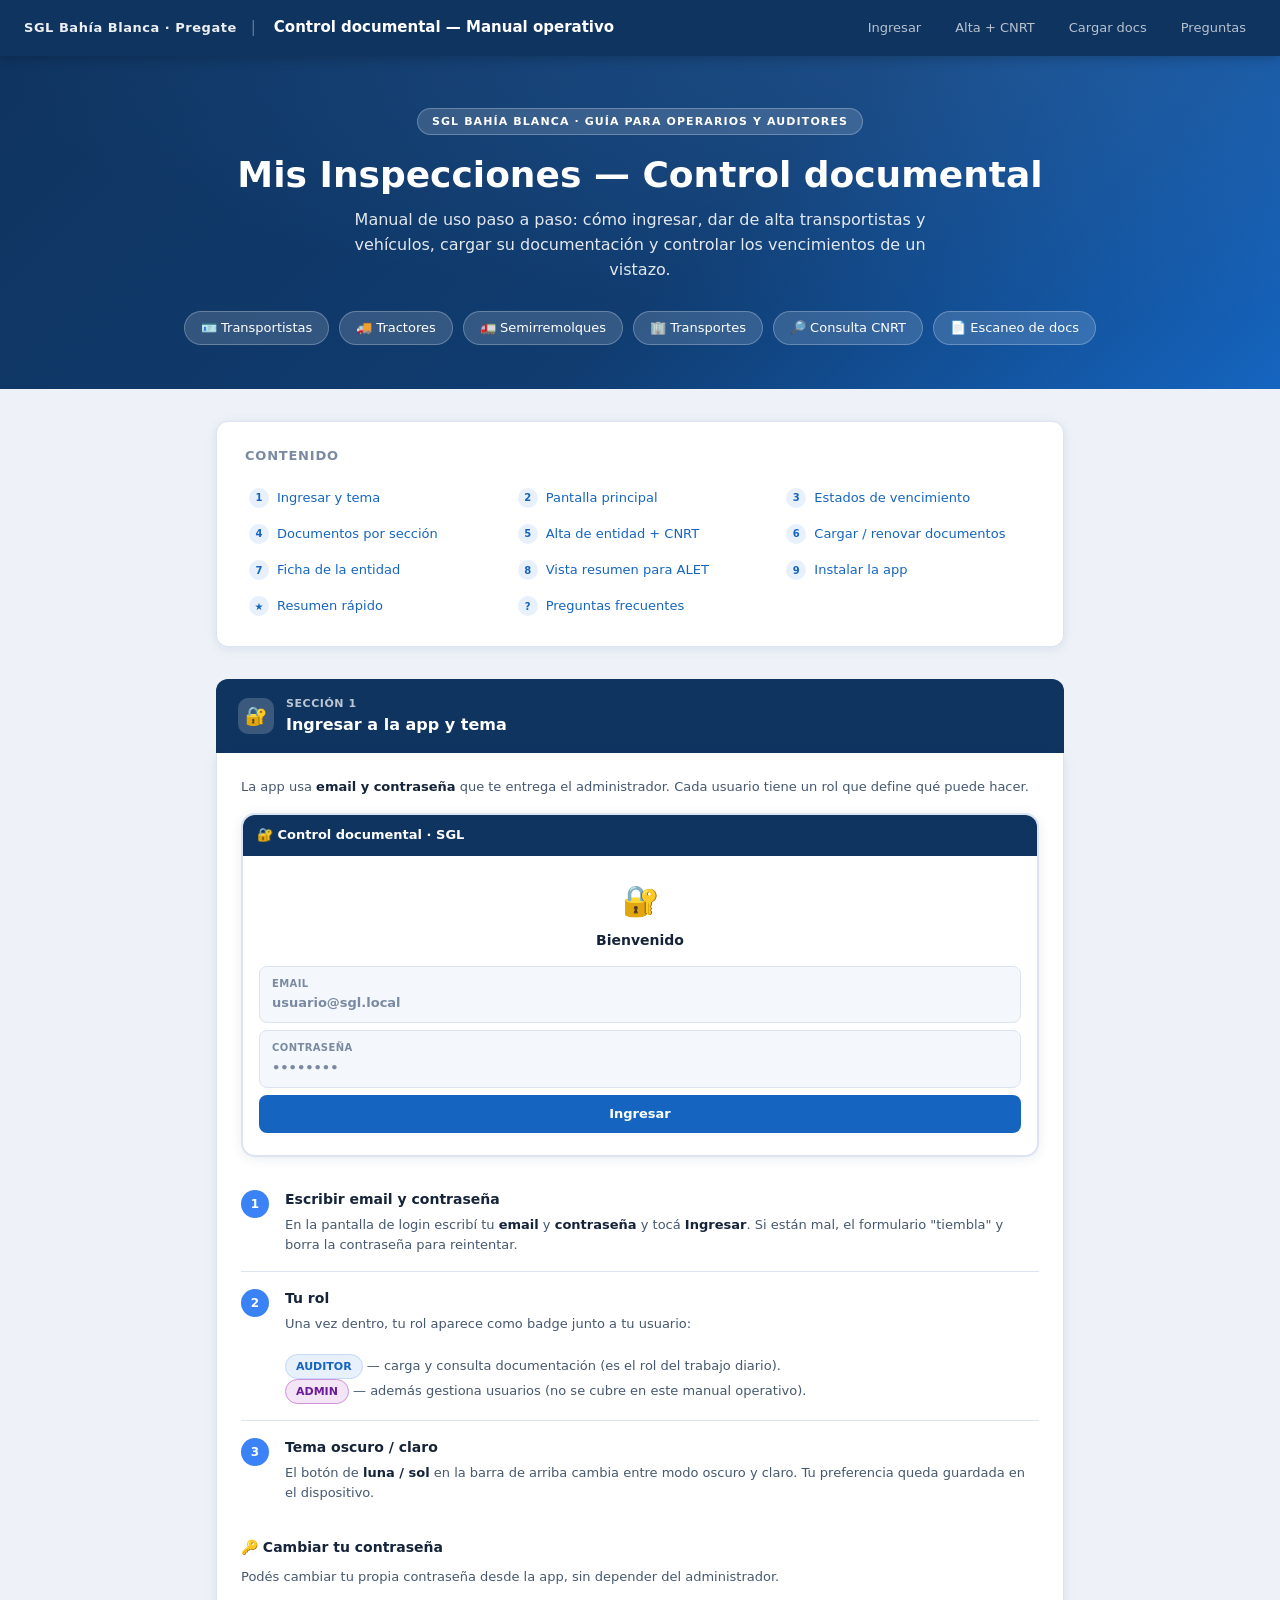
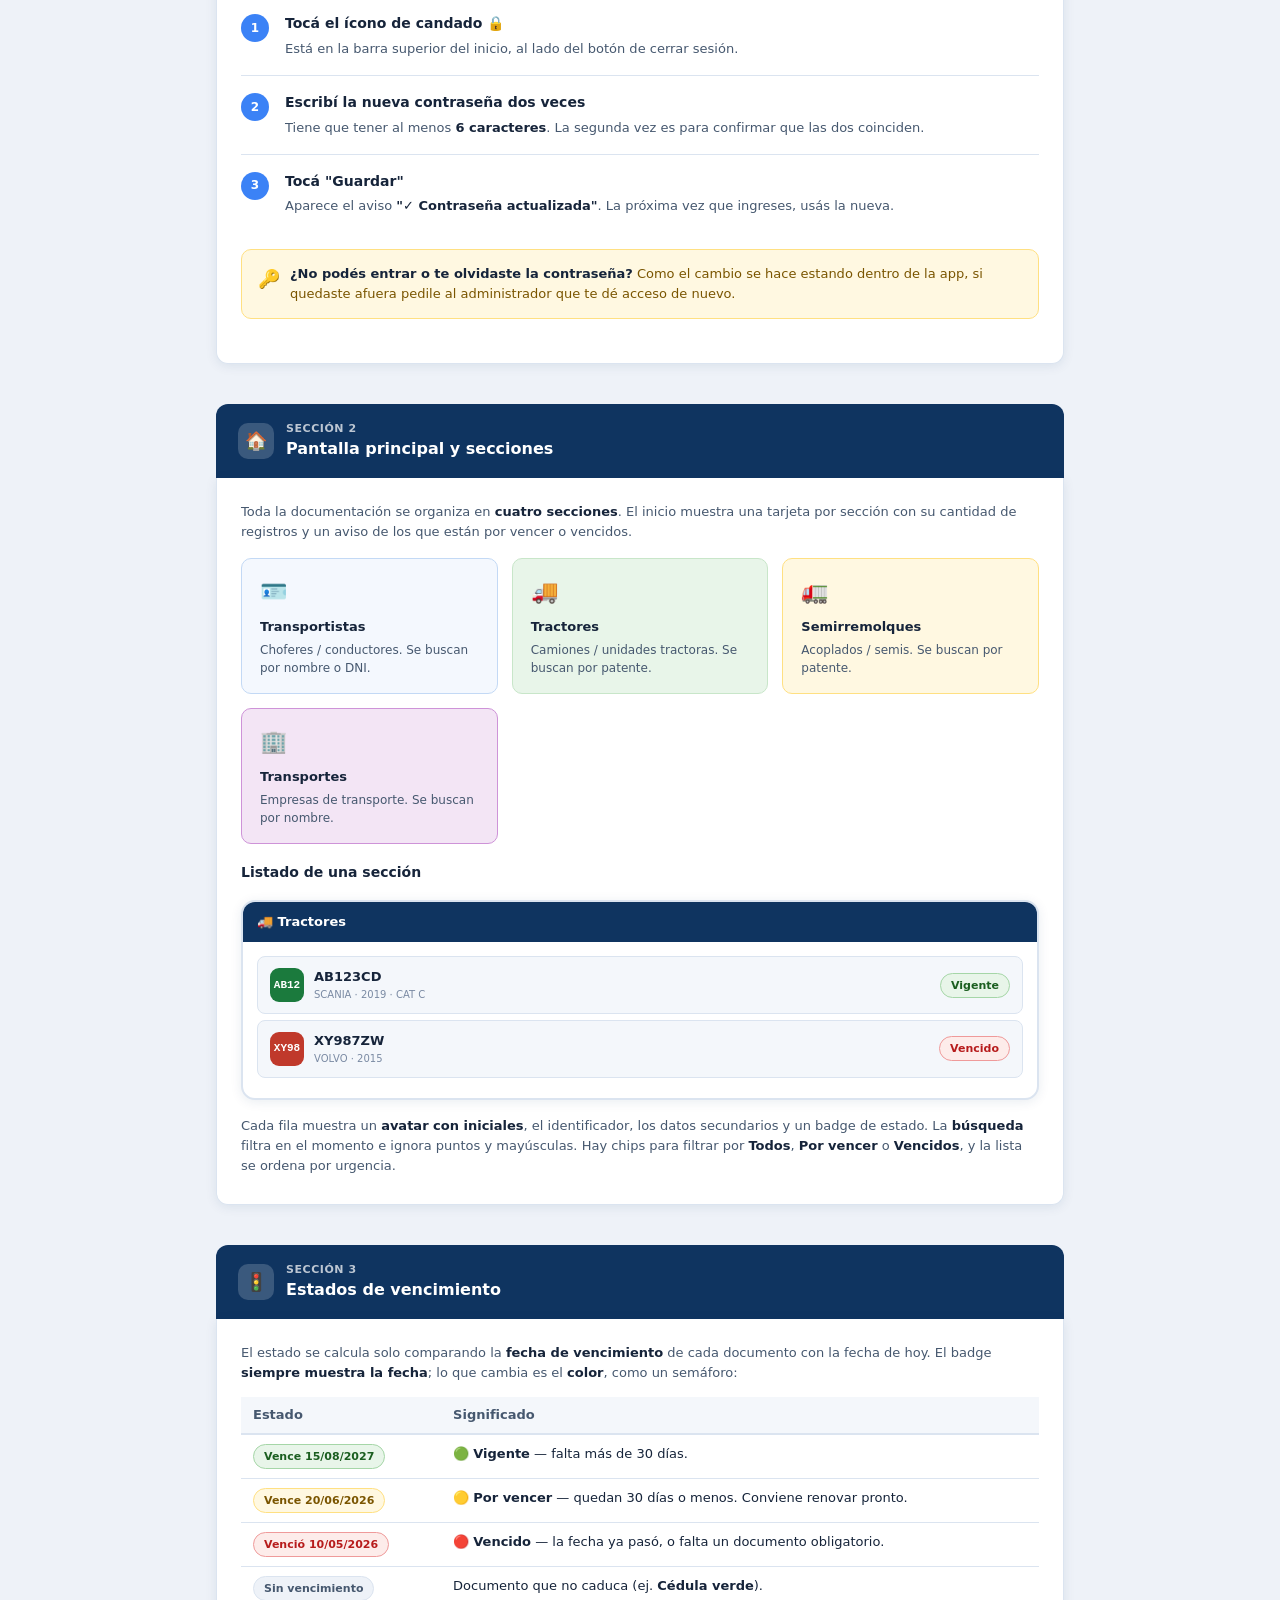
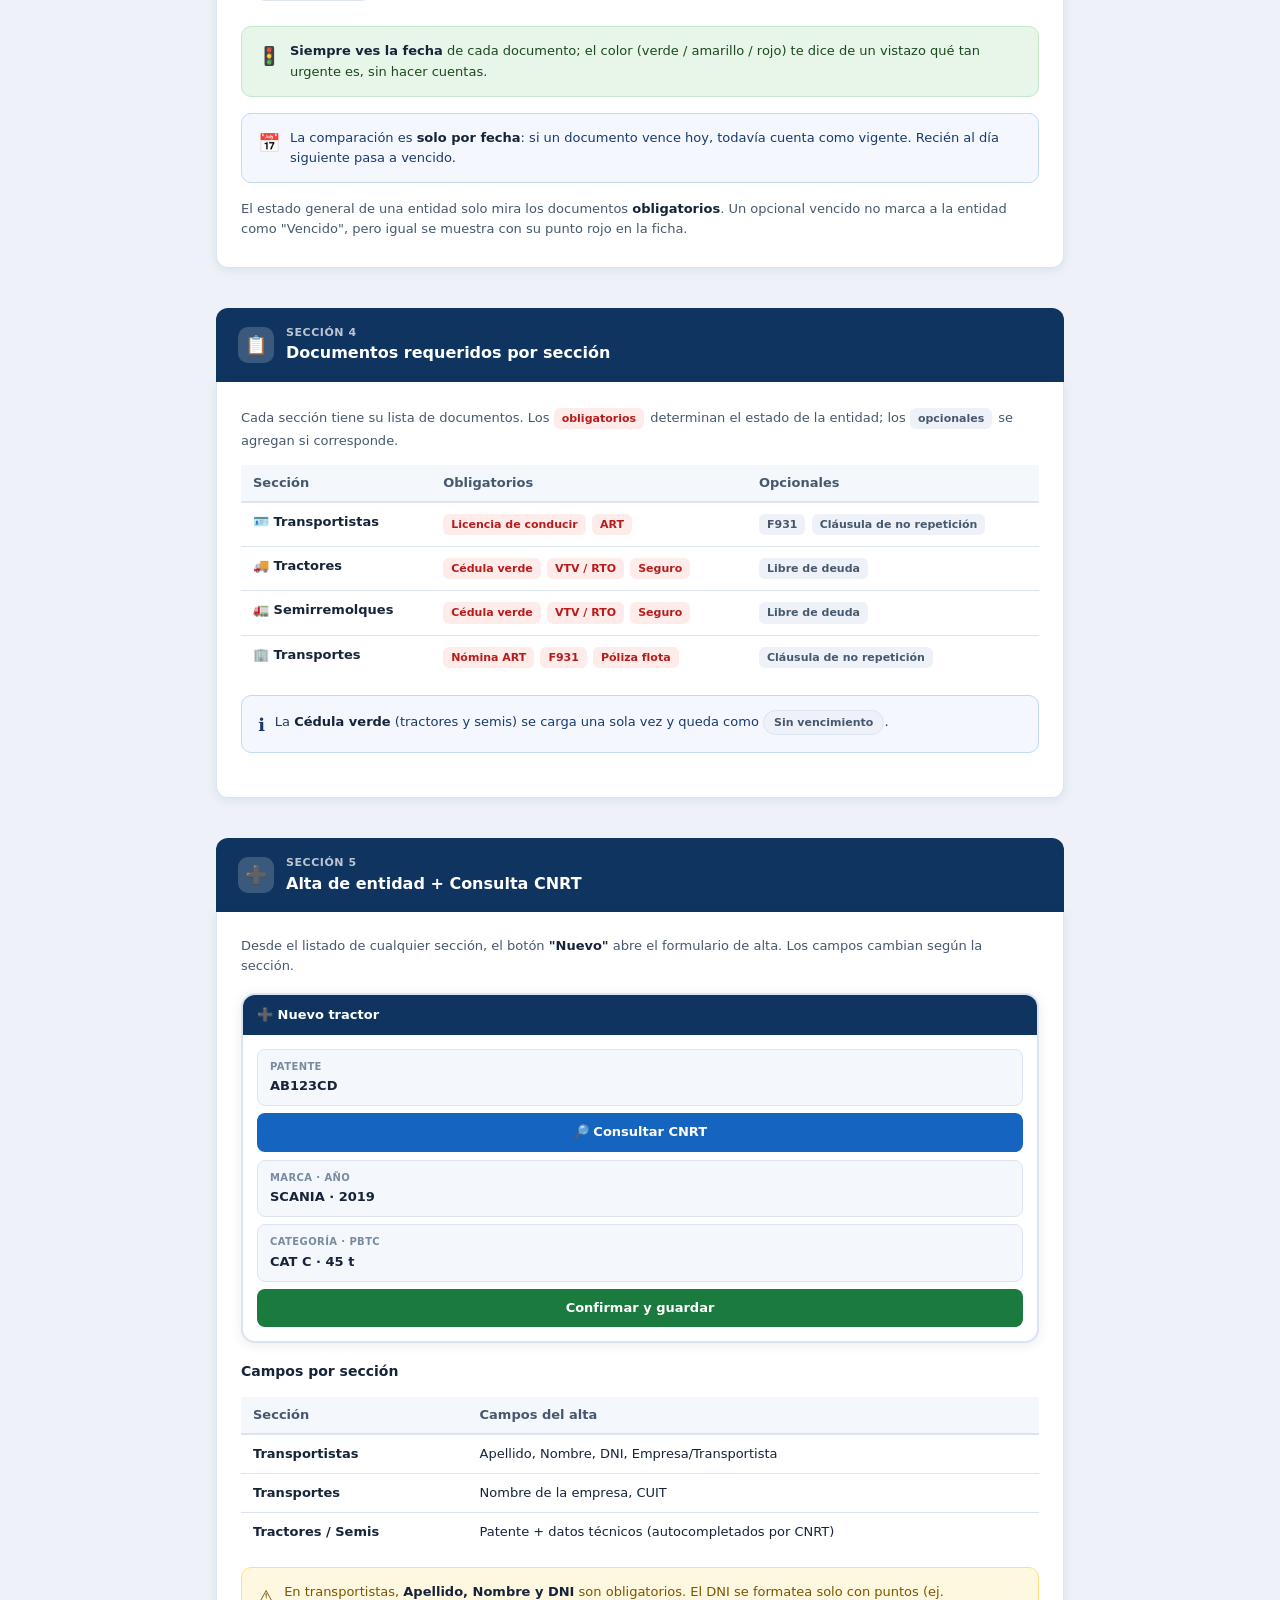
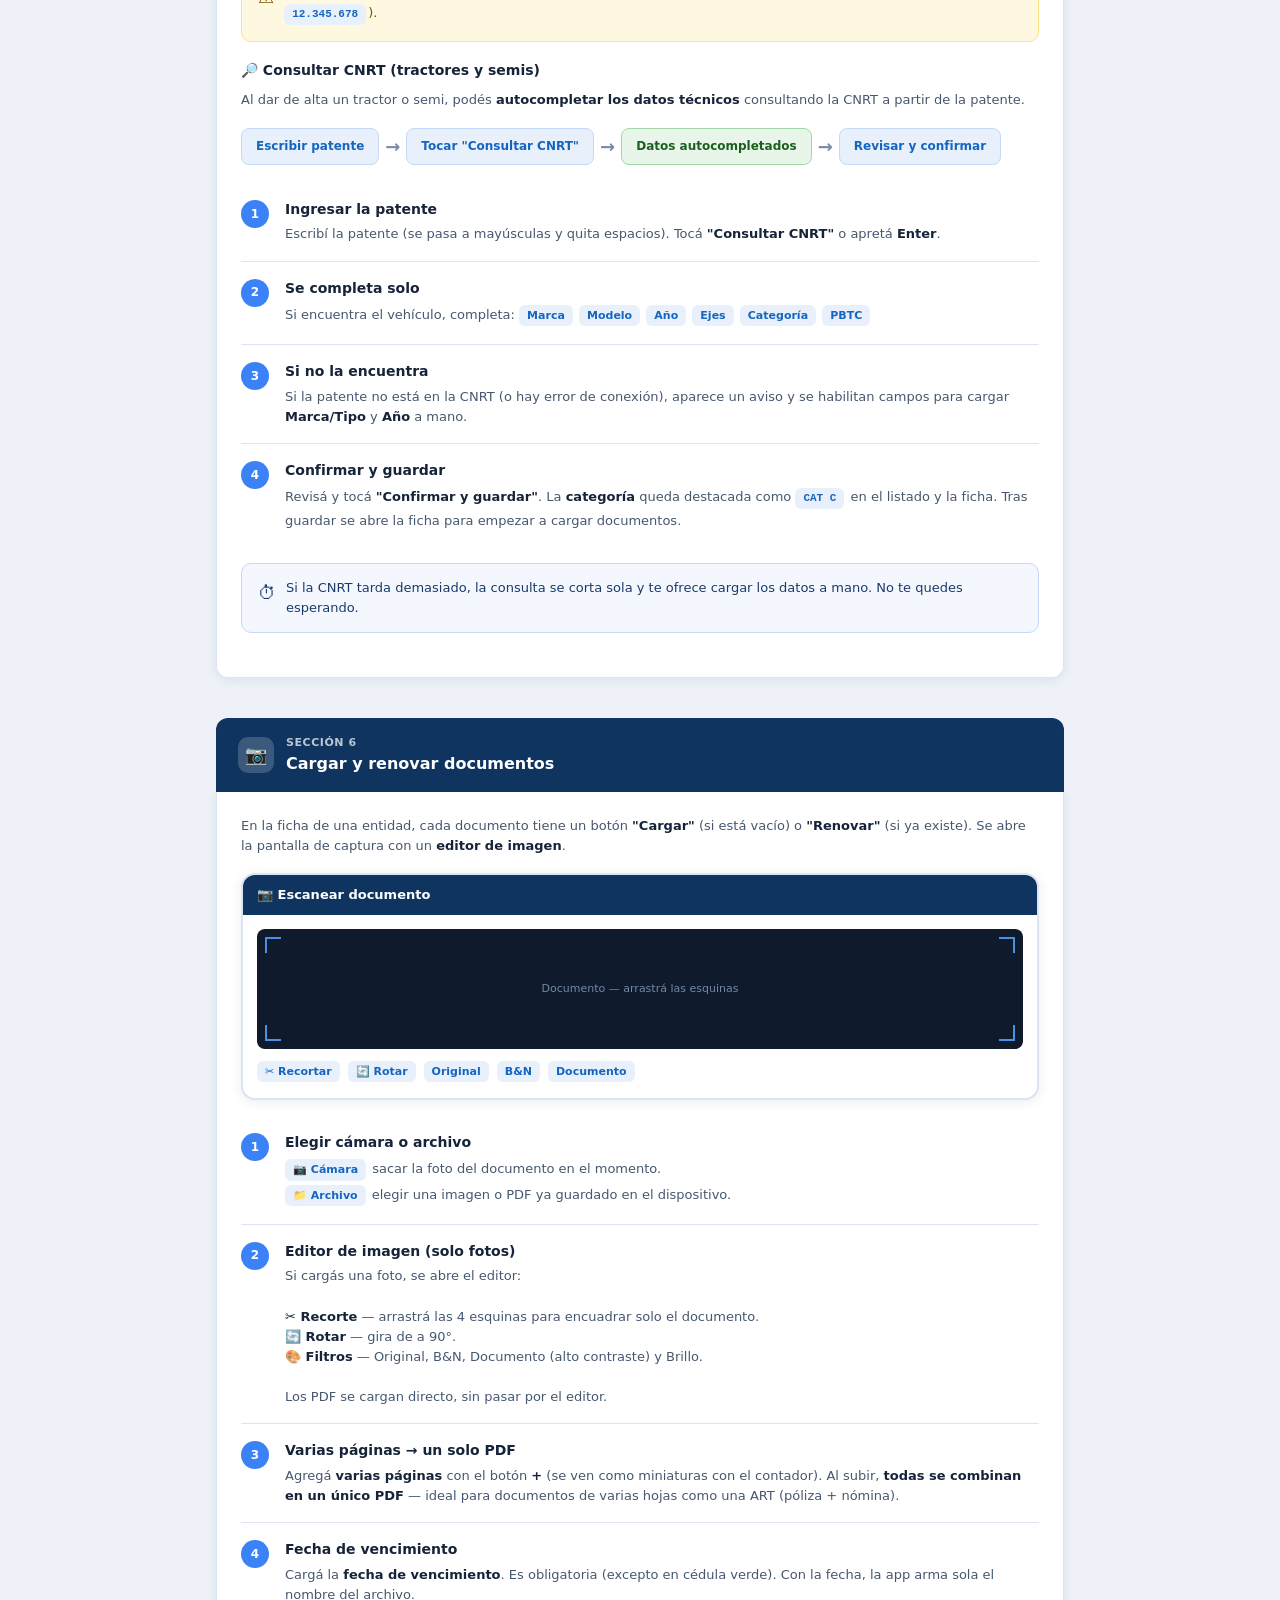
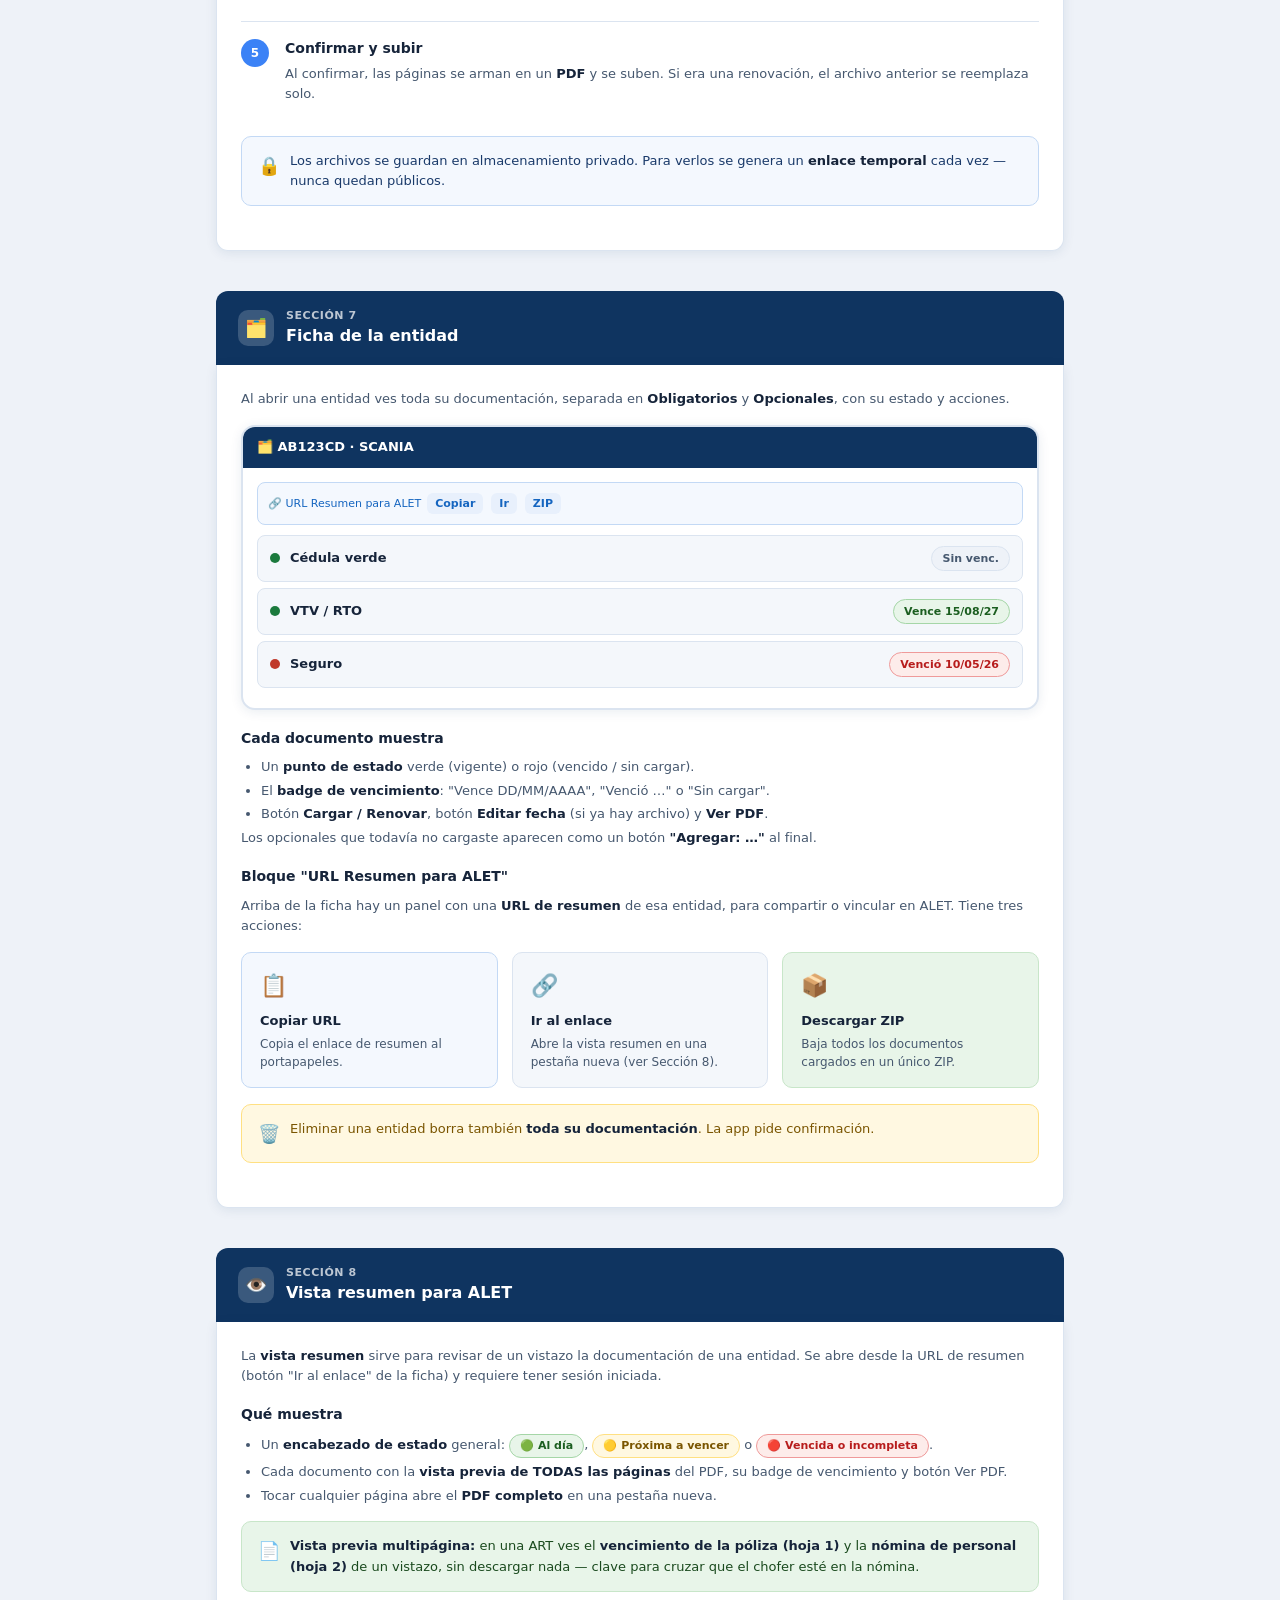
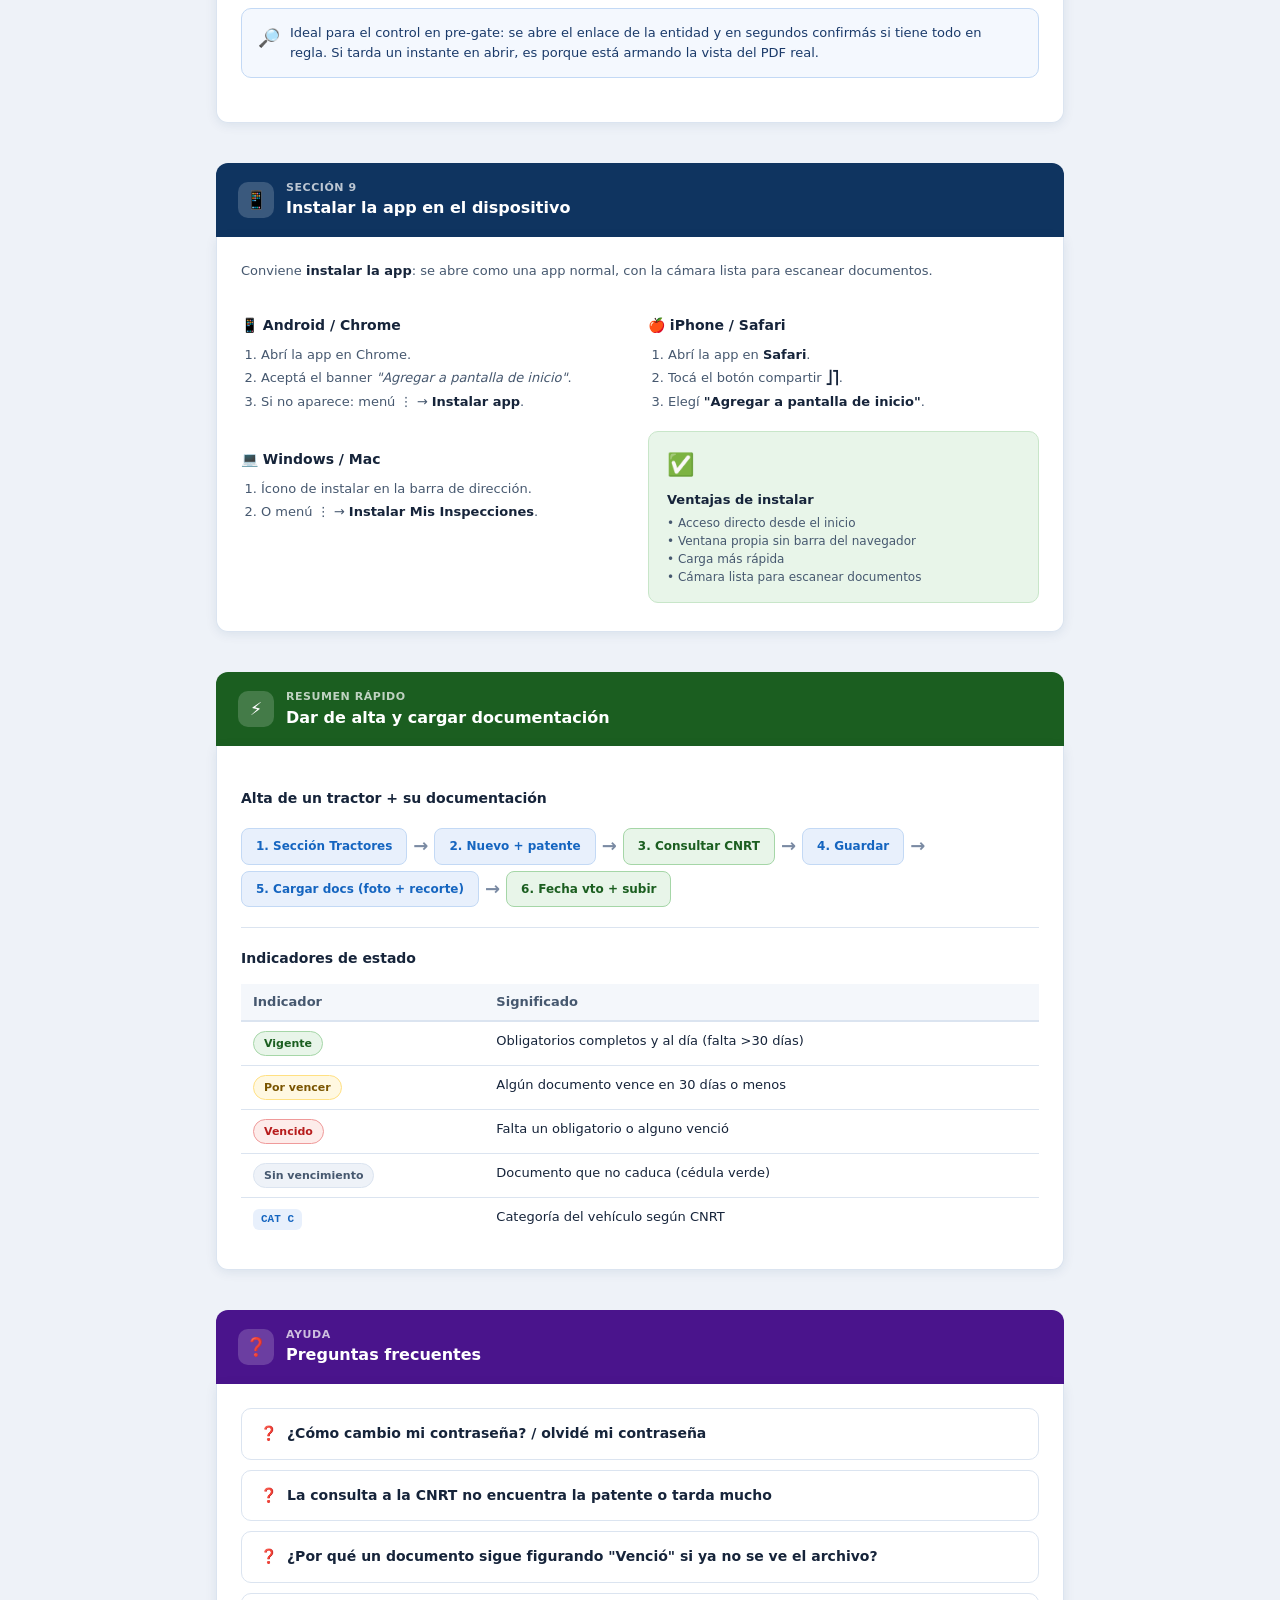
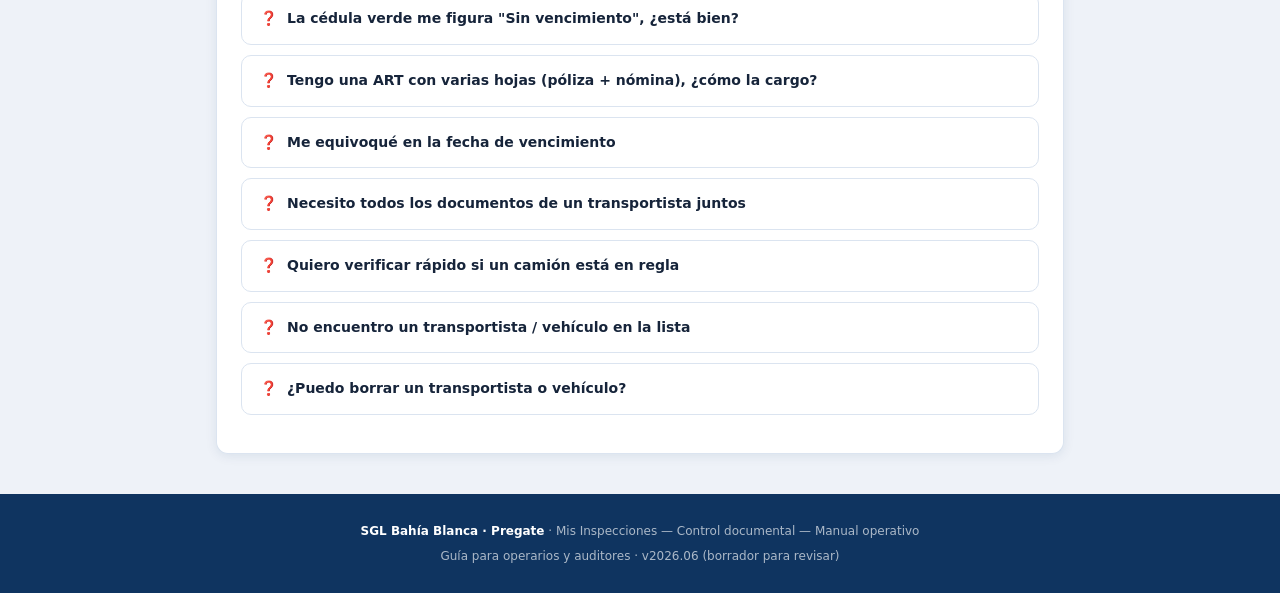
<file: manual-operativo.html>
<!DOCTYPE html>
<html lang="es">
<head>
<meta charset="UTF-8">
<meta name="viewport" content="width=device-width, initial-scale=1.0">
<title>Manual operativo — Mis Inspecciones · Control documental · SGL</title>
<style>
  :root{
    --navy:#0f3460;
    --navy2:#103c70;
    --blue:#1565c0;
    --accent:#3b82f6;
    --accent-l:#e8f0fc;
    --accent-ll:#f4f8fe;
    --green:#1b7a3d;
    --green-l:#e8f5e9;
    --amber:#b07a00;
    --amber-l:#fff8e1;
    --red:#c0392b;
    --red-l:#fdecea;
    --purple:#6a1b9a;
    --purple-l:#f3e5f5;
    --gray-l:#f4f7fb;
    --border:#dbe4f0;
    --text:#16243a;
    --text2:#46586f;
    --text3:#7a8aa3;
    --card:#ffffff;
    --radius:12px;
    --shadow:0 2px 12px rgba(15,52,96,.09);
    --mono:'Consolas','Courier New',monospace;
    --ff:'Segoe UI',system-ui,sans-serif;
  }
  *,*::before,*::after{box-sizing:border-box;margin:0;padding:0;}
  html{scroll-behavior:smooth;}
  body{font-family:var(--ff);color:var(--text);background:#eef2f8;font-size:15px;line-height:1.55;}

  /* ── TOP NAV ── */
  .topnav{
    position:sticky;top:0;z-index:100;
    background:var(--navy);
    display:flex;align-items:center;gap:14px;
    padding:0 24px;height:56px;
    box-shadow:0 2px 12px rgba(0,0,0,.22);
  }
  .topnav-logo{font-size:13px;font-weight:700;color:#fff;letter-spacing:.04em;opacity:.92;}
  .topnav-title{font-size:15px;font-weight:600;color:#fff;margin-left:4px;}
  .topnav-sep{flex:1;}
  .topnav a{color:rgba(255,255,255,.7);text-decoration:none;font-size:13px;padding:4px 10px;border-radius:6px;transition:background .15s;}
  .topnav a:hover{background:rgba(255,255,255,.12);color:#fff;}

  /* ── HERO ── */
  .hero{
    background:radial-gradient(ellipse 80% 80% at 80% 0%, rgba(74,144,226,.22), transparent),
               linear-gradient(135deg,var(--navy) 0%,var(--navy2) 55%,var(--blue) 100%);
    color:#fff;padding:52px 24px 44px;text-align:center;
  }
  .hero-tag{display:inline-block;font-size:11px;font-weight:700;letter-spacing:.1em;text-transform:uppercase;
    background:rgba(255,255,255,.15);border:1px solid rgba(255,255,255,.25);border-radius:20px;padding:4px 14px;margin-bottom:18px;color:#fff;}
  .hero h1{font-size:clamp(24px,4vw,36px);font-weight:700;margin-bottom:12px;line-height:1.2;color:#fff;}
  .hero p{font-size:16px;opacity:.88;max-width:580px;margin:0 auto 28px;color:#fff;}
  .hero-pills{display:flex;flex-wrap:wrap;justify-content:center;gap:10px;}
  .pill{background:rgba(255,255,255,.15);border:1px solid rgba(255,255,255,.25);border-radius:20px;
    padding:6px 16px;font-size:13px;font-weight:500;color:#fff;}

  /* ── LAYOUT ── */
  .wrap{max-width:880px;margin:0 auto;padding:0 16px;}
  .toc-wrap{max-width:880px;margin:0 auto;padding:32px 16px 0;}

  /* ── TOC ── */
  .toc{background:var(--card);border-radius:var(--radius);border:1px solid var(--border);
    padding:24px 28px;box-shadow:var(--shadow);margin-bottom:32px;}
  .toc-title{font-size:13px;font-weight:700;color:var(--text3);text-transform:uppercase;letter-spacing:.06em;margin-bottom:16px;}
  .toc-grid{display:grid;grid-template-columns:repeat(auto-fill,minmax(250px,1fr));gap:4px 16px;}
  .toc a{display:flex;align-items:center;gap:8px;padding:6px 4px;color:var(--blue);text-decoration:none;
    font-size:13px;border-radius:6px;transition:background .12s;}
  .toc a:hover{background:var(--accent-ll);}
  .toc-num{width:20px;height:20px;border-radius:50%;background:var(--accent-l);color:var(--blue);
    font-size:10px;font-weight:700;display:inline-flex;align-items:center;justify-content:center;flex-shrink:0;}

  /* ── SECTIONS ── */
  .section{margin-bottom:40px;}
  .section-head{
    display:flex;align-items:center;gap:12px;
    background:var(--navy);color:#fff;
    border-radius:var(--radius) var(--radius) 0 0;
    padding:16px 22px;
  }
  .section-head .ico{
    width:36px;height:36px;border-radius:10px;
    background:rgba(255,255,255,.18);
    display:flex;align-items:center;justify-content:center;
    font-size:18px;flex-shrink:0;
  }
  .section-num{font-size:11px;font-weight:700;opacity:.72;text-transform:uppercase;letter-spacing:.05em;}
  .section-title{font-size:16px;font-weight:700;}
  .section-body{
    background:var(--card);border:1px solid var(--border);border-top:none;
    border-radius:0 0 var(--radius) var(--radius);
    padding:24px 24px 28px;box-shadow:var(--shadow);
  }

  /* ── STEPS ── */
  .steps{display:flex;flex-direction:column;gap:0;}
  .step{display:flex;gap:16px;padding:16px 0;border-bottom:1px solid var(--border);}
  .step:last-child{border-bottom:none;}
  .step-n{
    width:28px;height:28px;border-radius:50%;background:var(--accent);color:#fff;
    font-size:12px;font-weight:700;display:flex;align-items:center;justify-content:center;flex-shrink:0;
    margin-top:1px;
  }
  .step-body{flex:1;}
  .step-title{font-size:14px;font-weight:700;color:var(--text);margin-bottom:4px;}
  .step-desc{font-size:13px;color:var(--text2);line-height:1.55;}

  /* ── CARDS GRID ── */
  .cards{display:grid;grid-template-columns:repeat(auto-fill,minmax(240px,1fr));gap:14px;margin-top:16px;}
  .card{background:var(--gray-l);border:1px solid var(--border);border-radius:10px;padding:16px 18px;}
  .card-icon{font-size:22px;margin-bottom:8px;}
  .card-title{font-size:13px;font-weight:700;color:var(--text);margin-bottom:4px;}
  .card-desc{font-size:12px;color:var(--text2);line-height:1.5;}
  .card.blue{background:var(--accent-ll);border-color:#c3d9f5;}
  .card.green{background:var(--green-l);border-color:#c8e6c9;}
  .card.amber{background:var(--amber-l);border-color:#ffe082;}
  .card.purple{background:var(--purple-l);border-color:#ce93d8;}

  /* ── FLOW ── */
  .flow{display:flex;flex-wrap:wrap;align-items:center;gap:6px;margin:18px 0;}
  .flow-box{
    padding:8px 14px;border-radius:8px;font-size:12px;font-weight:600;
    background:var(--accent-l);color:var(--blue);border:1px solid #c3d9f5;
    text-align:center;min-width:90px;
  }
  .flow-box.cnrt{background:#e8f5e9;color:#1b5e20;border-color:#a5d6a7;}
  .flow-box.cloud{background:#f3e5f5;color:#6a1b9a;border-color:#ce93d8;}
  .flow-arrow{color:var(--text3);font-size:18px;font-weight:700;}

  /* ── BADGE ── */
  .badge{display:inline-flex;align-items:center;gap:5px;padding:3px 10px;border-radius:20px;
    font-size:11px;font-weight:700;white-space:nowrap;}
  .badge.ok{background:var(--green-l);color:#1b5e20;border:1px solid #a5d6a7;}
  .badge.warn{background:var(--amber-l);color:#7a5500;border:1px solid #ffe082;}
  .badge.bad{background:var(--red-l);color:#b71c1c;border:1px solid #ef9a9a;}
  .badge.auditor{background:var(--accent-l);color:var(--blue);border:1px solid #c3d9f5;}
  .badge.admin{background:var(--purple-l);color:#6a1b9a;border:1px solid #ce93d8;}
  .badge.never{background:#eef2f8;color:#46586f;border:1px solid var(--border);}

  /* ── TABLE ── */
  .tbl{width:100%;border-collapse:collapse;font-size:13px;margin-top:14px;}
  .tbl th{text-align:left;padding:8px 12px;background:var(--gray-l);font-weight:700;color:var(--text2);border-bottom:2px solid var(--border);}
  .tbl td{padding:9px 12px;border-bottom:1px solid var(--border);color:var(--text);vertical-align:top;}
  .tbl tr:last-child td{border-bottom:none;}
  .tbl tr:hover td{background:#fafcff;}

  /* ── CALLOUT ── */
  .callout{display:flex;gap:10px;padding:14px 16px;border-radius:10px;margin:16px 0;font-size:13px;line-height:1.55;}
  .callout.info{background:var(--accent-ll);border:1px solid #c3d9f5;color:#1a3a6a;}
  .callout.warn{background:var(--amber-l);border:1px solid #ffe082;color:#7a5500;}
  .callout.tip{background:var(--green-l);border:1px solid #c8e6c9;color:#1a4a1e;}
  .callout-icon{font-size:18px;flex-shrink:0;margin-top:1px;}
  .callout strong{font-weight:700;}

  /* ── CHIP ── */
  .chip{display:inline-block;background:var(--accent-l);color:var(--blue);border-radius:6px;
    padding:2px 8px;font-size:11px;font-weight:600;margin:2px 2px 2px 0;}
  .chip.mono{font-family:var(--mono);font-size:11px;}
  .chip.req{background:var(--red-l);color:#b71c1c;}
  .chip.opt{background:#eef2f8;color:var(--text2);}

  /* ── SPLIT ── */
  .split{display:grid;grid-template-columns:1fr 1fr;gap:16px;margin-top:16px;}
  @media(max-width:540px){.split{grid-template-columns:1fr;}}

  /* ── SCREEN MOCK ── */
  .screen-mock{
    border:2px solid var(--border);border-radius:14px;overflow:hidden;
    box-shadow:var(--shadow);background:var(--card);
    font-size:12px;margin:16px 0;
  }
  .screen-topbar{background:var(--navy);color:#fff;padding:10px 14px;font-size:13px;font-weight:600;
    display:flex;align-items:center;gap:8px;}
  .screen-body{padding:14px;}
  .mock-row{background:var(--gray-l);border:1px solid var(--border);border-radius:8px;padding:10px 12px;
    margin-bottom:6px;display:flex;align-items:center;gap:10px;}
  .mock-av{width:34px;height:34px;border-radius:9px;display:flex;align-items:center;justify-content:center;
    font-size:11px;font-weight:700;color:#fff;flex-shrink:0;font-family:var(--mono);}
  .mock-name{font-weight:600;flex:1;font-size:13px;}
  .mock-sub{font-size:10px;color:var(--text3);}

  /* ── MOCK FIELDS / BUTTONS ── */
  .mock-field{background:var(--gray-l);border:1px solid var(--border);border-radius:8px;padding:9px 12px;margin-bottom:7px;}
  .mock-field-l{font-size:10px;color:var(--text3);font-weight:600;text-transform:uppercase;letter-spacing:.04em;}
  .mock-field-v{font-size:13px;color:var(--text);font-weight:600;margin-top:2px;}
  .mock-btn{display:inline-block;background:var(--blue);color:#fff;border-radius:8px;padding:9px 18px;font-size:13px;font-weight:700;text-align:center;}
  .mock-btn.green{background:var(--green);}

  /* ── FAQ ── */
  .faq{border:1px solid var(--border);border-radius:10px;margin-bottom:10px;overflow:hidden;background:var(--card);}
  .faq summary{cursor:pointer;padding:14px 18px;font-weight:700;font-size:14px;color:var(--text);
    list-style:none;display:flex;gap:10px;align-items:flex-start;transition:background .12s;}
  .faq summary:hover{background:var(--accent-ll);}
  .faq summary::-webkit-details-marker{display:none;}
  .faq summary::before{content:"❓";flex-shrink:0;}
  .faq[open] summary{background:var(--accent-ll);border-bottom:1px solid var(--border);}
  .faq-body{padding:14px 18px;font-size:13px;color:var(--text2);line-height:1.6;}
  .faq-body p{margin-bottom:8px;}

  /* ── MISC ── */
  h3{font-size:14px;font-weight:700;color:var(--text);margin:18px 0 8px;}
  ul,ol{padding-left:20px;}
  li{font-size:13px;color:var(--text2);margin-bottom:4px;line-height:1.5;}
  strong{color:var(--text);}
  p{font-size:13px;color:var(--text2);margin-bottom:10px;}
  p:last-child{margin-bottom:0;}
  code{background:#eef2f8;padding:2px 6px;border-radius:4px;font-family:var(--mono);font-size:12px;color:var(--navy);}
  hr{border:none;border-top:1px solid var(--border);margin:20px 0;}

  /* ── FOOTER ── */
  .footer{background:var(--navy);color:rgba(255,255,255,.65);text-align:center;padding:28px 16px;font-size:12px;margin-top:24px;}
  .footer strong{color:#fff;}

  @media(max-width:600px){
    .topnav a{display:none;}
    .section-body{padding:16px 16px 20px;}
    .toc-grid{grid-template-columns:1fr;}
    .cards{grid-template-columns:1fr;}
  }
</style>
</head>
<body>

<!-- TOP NAV -->
<nav class="topnav">
  <span class="topnav-logo">SGL Bahía Blanca · Pregate</span>
  <span style="color:rgba(255,255,255,.35);">|</span>
  <span class="topnav-title">Control documental — Manual operativo</span>
  <span class="topnav-sep"></span>
  <a href="#s1">Ingresar</a>
  <a href="#s5">Alta + CNRT</a>
  <a href="#s6">Cargar docs</a>
  <a href="#faq">Preguntas</a>
</nav>

<!-- HERO -->
<header class="hero">
  <div class="hero-tag">SGL Bahía Blanca · Guía para operarios y auditores</div>
  <h1>Mis Inspecciones — Control documental</h1>
  <p>Manual de uso paso a paso: cómo ingresar, dar de alta transportistas y vehículos, cargar su documentación y controlar los vencimientos de un vistazo.</p>
  <div class="hero-pills">
    <span class="pill">🪪 Transportistas</span>
    <span class="pill">🚚 Tractores</span>
    <span class="pill">🚛 Semirremolques</span>
    <span class="pill">🏢 Transportes</span>
    <span class="pill">🔎 Consulta CNRT</span>
    <span class="pill">📄 Escaneo de docs</span>
  </div>
</header>

<!-- TOC -->
<div class="toc-wrap">
  <div class="toc">
    <div class="toc-title">Contenido</div>
    <div class="toc-grid">
      <a href="#s1"><span class="toc-num">1</span> Ingresar y tema</a>
      <a href="#s2"><span class="toc-num">2</span> Pantalla principal</a>
      <a href="#s3"><span class="toc-num">3</span> Estados de vencimiento</a>
      <a href="#s4"><span class="toc-num">4</span> Documentos por sección</a>
      <a href="#s5"><span class="toc-num">5</span> Alta de entidad + CNRT</a>
      <a href="#s6"><span class="toc-num">6</span> Cargar / renovar documentos</a>
      <a href="#s7"><span class="toc-num">7</span> Ficha de la entidad</a>
      <a href="#s8"><span class="toc-num">8</span> Vista resumen para ALET</a>
      <a href="#s9"><span class="toc-num">9</span> Instalar la app</a>
      <a href="#ref"><span class="toc-num">★</span> Resumen rápido</a>
      <a href="#faq"><span class="toc-num">?</span> Preguntas frecuentes</a>
    </div>
  </div>
</div>

<div class="wrap">

<!-- ════════ SECCIÓN 1 — LOGIN ════════ -->
<div class="section" id="s1">
  <div class="section-head">
    <div class="ico">🔐</div>
    <div>
      <div class="section-num">Sección 1</div>
      <div class="section-title">Ingresar a la app y tema</div>
    </div>
  </div>
  <div class="section-body">
    <p>La app usa <strong>email y contraseña</strong> que te entrega el administrador. Cada usuario tiene un rol que define qué puede hacer.</p>

    <div class="screen-mock">
      <div class="screen-topbar">🔐 Control documental · SGL</div>
      <div class="screen-body" style="text-align:center;padding:22px 16px;">
        <div style="font-size:30px;margin-bottom:6px;">🔐</div>
        <div style="font-weight:700;font-size:14px;color:var(--text);margin-bottom:14px;">Bienvenido</div>
        <div class="mock-field" style="text-align:left;"><div class="mock-field-l">Email</div><div class="mock-field-v" style="color:var(--text3);">usuario@sgl.local</div></div>
        <div class="mock-field" style="text-align:left;"><div class="mock-field-l">Contraseña</div><div class="mock-field-v" style="color:var(--text3);">••••••••</div></div>
        <div class="mock-btn" style="display:block;margin-top:6px;">Ingresar</div>
      </div>
    </div>

    <div class="steps">
      <div class="step">
        <div class="step-n">1</div>
        <div class="step-body">
          <div class="step-title">Escribir email y contraseña</div>
          <div class="step-desc">En la pantalla de login escribí tu <strong>email</strong> y <strong>contraseña</strong> y tocá <strong>Ingresar</strong>. Si están mal, el formulario "tiembla" y borra la contraseña para reintentar.</div>
        </div>
      </div>
      <div class="step">
        <div class="step-n">2</div>
        <div class="step-body">
          <div class="step-title">Tu rol</div>
          <div class="step-desc">
            Una vez dentro, tu rol aparece como badge junto a tu usuario:<br><br>
            <span class="badge auditor">AUDITOR</span> — carga y consulta documentación (es el rol del trabajo diario).<br>
            <span class="badge admin">ADMIN</span> — además gestiona usuarios (no se cubre en este manual operativo).
          </div>
        </div>
      </div>
      <div class="step">
        <div class="step-n">3</div>
        <div class="step-body">
          <div class="step-title">Tema oscuro / claro</div>
          <div class="step-desc">El botón de <strong>luna / sol</strong> en la barra de arriba cambia entre modo oscuro y claro. Tu preferencia queda guardada en el dispositivo.</div>
        </div>
      </div>
    </div>

    <h3>🔑 Cambiar tu contraseña</h3>
    <p>Podés cambiar tu propia contraseña desde la app, sin depender del administrador.</p>
    <div class="steps">
      <div class="step"><div class="step-n">1</div><div class="step-body"><div class="step-title">Tocá el ícono de candado 🔒</div><div class="step-desc">Está en la barra superior del inicio, al lado del botón de cerrar sesión.</div></div></div>
      <div class="step"><div class="step-n">2</div><div class="step-body"><div class="step-title">Escribí la nueva contraseña dos veces</div><div class="step-desc">Tiene que tener al menos <strong>6 caracteres</strong>. La segunda vez es para confirmar que las dos coinciden.</div></div></div>
      <div class="step"><div class="step-n">3</div><div class="step-body"><div class="step-title">Tocá "Guardar"</div><div class="step-desc">Aparece el aviso <strong>"✓ Contraseña actualizada"</strong>. La próxima vez que ingreses, usás la nueva.</div></div></div>
    </div>

    <div class="callout warn">
      <span class="callout-icon">🔑</span>
      <div><strong>¿No podés entrar o te olvidaste la contraseña?</strong> Como el cambio se hace estando dentro de la app, si quedaste afuera pedile al administrador que te dé acceso de nuevo.</div>
    </div>
  </div>
</div>

<!-- ════════ SECCIÓN 2 — HOME ════════ -->
<div class="section" id="s2">
  <div class="section-head">
    <div class="ico">🏠</div>
    <div>
      <div class="section-num">Sección 2</div>
      <div class="section-title">Pantalla principal y secciones</div>
    </div>
  </div>
  <div class="section-body">
    <p>Toda la documentación se organiza en <strong>cuatro secciones</strong>. El inicio muestra una tarjeta por sección con su cantidad de registros y un aviso de los que están por vencer o vencidos.</p>

    <div class="cards">
      <div class="card blue">
        <div class="card-icon">🪪</div>
        <div class="card-title">Transportistas</div>
        <div class="card-desc">Choferes / conductores. Se buscan por nombre o DNI.</div>
      </div>
      <div class="card green">
        <div class="card-icon">🚚</div>
        <div class="card-title">Tractores</div>
        <div class="card-desc">Camiones / unidades tractoras. Se buscan por patente.</div>
      </div>
      <div class="card amber">
        <div class="card-icon">🚛</div>
        <div class="card-title">Semirremolques</div>
        <div class="card-desc">Acoplados / semis. Se buscan por patente.</div>
      </div>
      <div class="card purple">
        <div class="card-icon">🏢</div>
        <div class="card-title">Transportes</div>
        <div class="card-desc">Empresas de transporte. Se buscan por nombre.</div>
      </div>
    </div>

    <h3>Listado de una sección</h3>
    <div class="screen-mock">
      <div class="screen-topbar">🚚 Tractores</div>
      <div class="screen-body">
        <div class="mock-row">
          <div class="mock-av" style="background:#1b7a3d;">AB12</div>
          <div style="flex:1;"><div class="mock-name">AB123CD</div><div class="mock-sub">SCANIA · 2019 · CAT C</div></div>
          <span class="badge ok">Vigente</span>
        </div>
        <div class="mock-row">
          <div class="mock-av" style="background:#c0392b;">XY98</div>
          <div style="flex:1;"><div class="mock-name">XY987ZW</div><div class="mock-sub">VOLVO · 2015</div></div>
          <span class="badge bad">Vencido</span>
        </div>
      </div>
    </div>

    <p>Cada fila muestra un <strong>avatar con iniciales</strong>, el identificador, los datos secundarios y un badge de estado. La <strong>búsqueda</strong> filtra en el momento e ignora puntos y mayúsculas. Hay chips para filtrar por <strong>Todos</strong>, <strong>Por vencer</strong> o <strong>Vencidos</strong>, y la lista se ordena por urgencia.</p>
  </div>
</div>

<!-- ════════ SECCIÓN 3 — ESTADOS ════════ -->
<div class="section" id="s3">
  <div class="section-head">
    <div class="ico">🚦</div>
    <div>
      <div class="section-num">Sección 3</div>
      <div class="section-title">Estados de vencimiento</div>
    </div>
  </div>
  <div class="section-body">
    <p>El estado se calcula solo comparando la <strong>fecha de vencimiento</strong> de cada documento con la fecha de hoy. El badge <strong>siempre muestra la fecha</strong>; lo que cambia es el <strong>color</strong>, como un semáforo:</p>

    <table class="tbl">
      <thead><tr><th>Estado</th><th>Significado</th></tr></thead>
      <tbody>
        <tr><td><span class="badge ok">Vence 15/08/2027</span></td><td>🟢 <strong>Vigente</strong> — falta más de 30 días.</td></tr>
        <tr><td><span class="badge warn">Vence 20/06/2026</span></td><td>🟡 <strong>Por vencer</strong> — quedan 30 días o menos. Conviene renovar pronto.</td></tr>
        <tr><td><span class="badge bad">Venció 10/05/2026</span></td><td>🔴 <strong>Vencido</strong> — la fecha ya pasó, o falta un documento obligatorio.</td></tr>
        <tr><td><span class="badge never">Sin vencimiento</span></td><td>Documento que no caduca (ej. <strong>Cédula verde</strong>).</td></tr>
      </tbody>
    </table>

    <div class="callout tip">
      <span class="callout-icon">🚦</span>
      <div><strong>Siempre ves la fecha</strong> de cada documento; el color (verde / amarillo / rojo) te dice de un vistazo qué tan urgente es, sin hacer cuentas.</div>
    </div>

    <div class="callout info">
      <span class="callout-icon">📅</span>
      <div>La comparación es <strong>solo por fecha</strong>: si un documento vence hoy, todavía cuenta como vigente. Recién al día siguiente pasa a vencido.</div>
    </div>

    <p style="margin-top:14px;">El estado general de una entidad solo mira los documentos <strong>obligatorios</strong>. Un opcional vencido no marca a la entidad como "Vencido", pero igual se muestra con su punto rojo en la ficha.</p>
  </div>
</div>

<!-- ════════ SECCIÓN 4 — DOCS POR SECCIÓN ════════ -->
<div class="section" id="s4">
  <div class="section-head">
    <div class="ico">📋</div>
    <div>
      <div class="section-num">Sección 4</div>
      <div class="section-title">Documentos requeridos por sección</div>
    </div>
  </div>
  <div class="section-body">
    <p>Cada sección tiene su lista de documentos. Los <span class="chip req">obligatorios</span> determinan el estado de la entidad; los <span class="chip opt">opcionales</span> se agregan si corresponde.</p>

    <table class="tbl">
      <thead><tr><th>Sección</th><th>Obligatorios</th><th>Opcionales</th></tr></thead>
      <tbody>
        <tr>
          <td><strong>🪪 Transportistas</strong></td>
          <td><span class="chip req">Licencia de conducir</span> <span class="chip req">ART</span></td>
          <td><span class="chip opt">F931</span> <span class="chip opt">Cláusula de no repetición</span></td>
        </tr>
        <tr>
          <td><strong>🚚 Tractores</strong></td>
          <td><span class="chip req">Cédula verde</span> <span class="chip req">VTV / RTO</span> <span class="chip req">Seguro</span></td>
          <td><span class="chip opt">Libre de deuda</span></td>
        </tr>
        <tr>
          <td><strong>🚛 Semirremolques</strong></td>
          <td><span class="chip req">Cédula verde</span> <span class="chip req">VTV / RTO</span> <span class="chip req">Seguro</span></td>
          <td><span class="chip opt">Libre de deuda</span></td>
        </tr>
        <tr>
          <td><strong>🏢 Transportes</strong></td>
          <td><span class="chip req">Nómina ART</span> <span class="chip req">F931</span> <span class="chip req">Póliza flota</span></td>
          <td><span class="chip opt">Cláusula de no repetición</span></td>
        </tr>
      </tbody>
    </table>

    <div class="callout info">
      <span class="callout-icon">ℹ️</span>
      <div>La <strong>Cédula verde</strong> (tractores y semis) se carga una sola vez y queda como <span class="badge never">Sin vencimiento</span>.</div>
    </div>
  </div>
</div>

<!-- ════════ SECCIÓN 5 — ALTA + CNRT ════════ -->
<div class="section" id="s5">
  <div class="section-head">
    <div class="ico">➕</div>
    <div>
      <div class="section-num">Sección 5</div>
      <div class="section-title">Alta de entidad + Consulta CNRT</div>
    </div>
  </div>
  <div class="section-body">
    <p>Desde el listado de cualquier sección, el botón <strong>"Nuevo"</strong> abre el formulario de alta. Los campos cambian según la sección.</p>

    <div class="screen-mock">
      <div class="screen-topbar">➕ Nuevo tractor</div>
      <div class="screen-body">
        <div class="mock-field"><div class="mock-field-l">Patente</div><div class="mock-field-v">AB123CD</div></div>
        <div class="mock-btn" style="display:block;margin-bottom:8px;">🔎 Consultar CNRT</div>
        <div class="mock-field"><div class="mock-field-l">Marca · Año</div><div class="mock-field-v">SCANIA · 2019</div></div>
        <div class="mock-field"><div class="mock-field-l">Categoría · PBTC</div><div class="mock-field-v">CAT C · 45 t</div></div>
        <div class="mock-btn green" style="display:block;margin-top:6px;">Confirmar y guardar</div>
      </div>
    </div>

    <h3>Campos por sección</h3>
    <table class="tbl">
      <thead><tr><th>Sección</th><th>Campos del alta</th></tr></thead>
      <tbody>
        <tr><td><strong>Transportistas</strong></td><td>Apellido, Nombre, DNI, Empresa/Transportista</td></tr>
        <tr><td><strong>Transportes</strong></td><td>Nombre de la empresa, CUIT</td></tr>
        <tr><td><strong>Tractores / Semis</strong></td><td>Patente + datos técnicos (autocompletados por CNRT)</td></tr>
      </tbody>
    </table>

    <div class="callout warn">
      <span class="callout-icon">⚠️</span>
      <div>En transportistas, <strong>Apellido, Nombre y DNI</strong> son obligatorios. El DNI se formatea solo con puntos (ej. <span class="chip mono">12.345.678</span>).</div>
    </div>

    <h3>🔎 Consultar CNRT (tractores y semis)</h3>
    <p>Al dar de alta un tractor o semi, podés <strong>autocompletar los datos técnicos</strong> consultando la CNRT a partir de la patente.</p>

    <div class="flow">
      <div class="flow-box">Escribir patente</div>
      <div class="flow-arrow">→</div>
      <div class="flow-box">Tocar "Consultar CNRT"</div>
      <div class="flow-arrow">→</div>
      <div class="flow-box cnrt">Datos autocompletados</div>
      <div class="flow-arrow">→</div>
      <div class="flow-box">Revisar y confirmar</div>
    </div>

    <div class="steps">
      <div class="step">
        <div class="step-n">1</div>
        <div class="step-body">
          <div class="step-title">Ingresar la patente</div>
          <div class="step-desc">Escribí la patente (se pasa a mayúsculas y quita espacios). Tocá <strong>"Consultar CNRT"</strong> o apretá <strong>Enter</strong>.</div>
        </div>
      </div>
      <div class="step">
        <div class="step-n">2</div>
        <div class="step-body">
          <div class="step-title">Se completa solo</div>
          <div class="step-desc">
            Si encuentra el vehículo, completa:
            <span class="chip">Marca</span>
            <span class="chip">Modelo</span>
            <span class="chip">Año</span>
            <span class="chip">Ejes</span>
            <span class="chip">Categoría</span>
            <span class="chip">PBTC</span>
          </div>
        </div>
      </div>
      <div class="step">
        <div class="step-n">3</div>
        <div class="step-body">
          <div class="step-title">Si no la encuentra</div>
          <div class="step-desc">Si la patente no está en la CNRT (o hay error de conexión), aparece un aviso y se habilitan campos para cargar <strong>Marca/Tipo</strong> y <strong>Año</strong> a mano.</div>
        </div>
      </div>
      <div class="step">
        <div class="step-n">4</div>
        <div class="step-body">
          <div class="step-title">Confirmar y guardar</div>
          <div class="step-desc">Revisá y tocá <strong>"Confirmar y guardar"</strong>. La <strong>categoría</strong> queda destacada como <span class="chip mono">CAT C</span> en el listado y la ficha. Tras guardar se abre la ficha para empezar a cargar documentos.</div>
        </div>
      </div>
    </div>

    <div class="callout info">
      <span class="callout-icon">⏱</span>
      <div>Si la CNRT tarda demasiado, la consulta se corta sola y te ofrece cargar los datos a mano. No te quedes esperando.</div>
    </div>
  </div>
</div>

<!-- ════════ SECCIÓN 6 — CARGAR DOCS ════════ -->
<div class="section" id="s6">
  <div class="section-head">
    <div class="ico">📷</div>
    <div>
      <div class="section-num">Sección 6</div>
      <div class="section-title">Cargar y renovar documentos</div>
    </div>
  </div>
  <div class="section-body">
    <p>En la ficha de una entidad, cada documento tiene un botón <strong>"Cargar"</strong> (si está vacío) o <strong>"Renovar"</strong> (si ya existe). Se abre la pantalla de captura con un <strong>editor de imagen</strong>.</p>

    <div class="screen-mock">
      <div class="screen-topbar">📷 Escanear documento</div>
      <div class="screen-body">
        <div style="position:relative;height:120px;background:#0f1b2d;border-radius:8px;display:flex;align-items:center;justify-content:center;color:#7488a3;font-size:11px;margin-bottom:10px;">
          <span style="position:absolute;top:8px;left:8px;width:16px;height:16px;border-top:2px solid #4a90e2;border-left:2px solid #4a90e2;"></span>
          <span style="position:absolute;top:8px;right:8px;width:16px;height:16px;border-top:2px solid #4a90e2;border-right:2px solid #4a90e2;"></span>
          <span style="position:absolute;bottom:8px;left:8px;width:16px;height:16px;border-bottom:2px solid #4a90e2;border-left:2px solid #4a90e2;"></span>
          <span style="position:absolute;bottom:8px;right:8px;width:16px;height:16px;border-bottom:2px solid #4a90e2;border-right:2px solid #4a90e2;"></span>
          Documento — arrastrá las esquinas
        </div>
        <div style="display:flex;gap:6px;flex-wrap:wrap;">
          <span class="chip">✂️ Recortar</span><span class="chip">🔄 Rotar</span><span class="chip">Original</span><span class="chip">B&amp;N</span><span class="chip">Documento</span>
        </div>
      </div>
    </div>

    <div class="steps">
      <div class="step">
        <div class="step-n">1</div>
        <div class="step-body">
          <div class="step-title">Elegir cámara o archivo</div>
          <div class="step-desc">
            <span class="chip">📷 Cámara</span> sacar la foto del documento en el momento.<br>
            <span class="chip">📁 Archivo</span> elegir una imagen o PDF ya guardado en el dispositivo.
          </div>
        </div>
      </div>
      <div class="step">
        <div class="step-n">2</div>
        <div class="step-body">
          <div class="step-title">Editor de imagen (solo fotos)</div>
          <div class="step-desc">
            Si cargás una foto, se abre el editor:<br><br>
            <strong>✂️ Recorte</strong> — arrastrá las 4 esquinas para encuadrar solo el documento.<br>
            <strong>🔄 Rotar</strong> — gira de a 90°.<br>
            <strong>🎨 Filtros</strong> — Original, B&N, Documento (alto contraste) y Brillo.<br><br>
            Los PDF se cargan directo, sin pasar por el editor.
          </div>
        </div>
      </div>
      <div class="step">
        <div class="step-n">3</div>
        <div class="step-body">
          <div class="step-title">Varias páginas → un solo PDF</div>
          <div class="step-desc">Agregá <strong>varias páginas</strong> con el botón <strong>+</strong> (se ven como miniaturas con el contador). Al subir, <strong>todas se combinan en un único PDF</strong> — ideal para documentos de varias hojas como una ART (póliza + nómina).</div>
        </div>
      </div>
      <div class="step">
        <div class="step-n">4</div>
        <div class="step-body">
          <div class="step-title">Fecha de vencimiento</div>
          <div class="step-desc">Cargá la <strong>fecha de vencimiento</strong>. Es obligatoria (excepto en cédula verde). Con la fecha, la app arma sola el nombre del archivo.</div>
        </div>
      </div>
      <div class="step">
        <div class="step-n">5</div>
        <div class="step-body">
          <div class="step-title">Confirmar y subir</div>
          <div class="step-desc">Al confirmar, las páginas se arman en un <strong>PDF</strong> y se suben. Si era una renovación, el archivo anterior se reemplaza solo.</div>
        </div>
      </div>
    </div>

    <div class="callout info">
      <span class="callout-icon">🔒</span>
      <div>Los archivos se guardan en almacenamiento privado. Para verlos se genera un <strong>enlace temporal</strong> cada vez — nunca quedan públicos.</div>
    </div>
  </div>
</div>

<!-- ════════ SECCIÓN 7 — FICHA ════════ -->
<div class="section" id="s7">
  <div class="section-head">
    <div class="ico">🗂️</div>
    <div>
      <div class="section-num">Sección 7</div>
      <div class="section-title">Ficha de la entidad</div>
    </div>
  </div>
  <div class="section-body">
    <p>Al abrir una entidad ves toda su documentación, separada en <strong>Obligatorios</strong> y <strong>Opcionales</strong>, con su estado y acciones.</p>

    <div class="screen-mock">
      <div class="screen-topbar">🗂️ AB123CD · SCANIA</div>
      <div class="screen-body">
        <div style="background:var(--accent-ll);border:1px solid #c3d9f5;border-radius:8px;padding:8px 10px;font-size:11px;color:var(--blue);margin-bottom:10px;display:flex;gap:6px;flex-wrap:wrap;align-items:center;">
          🔗 URL Resumen para ALET <span class="chip">Copiar</span><span class="chip">Ir</span><span class="chip">ZIP</span>
        </div>
        <div class="mock-row"><div style="width:10px;height:10px;border-radius:50%;background:var(--green);flex-shrink:0;"></div><div style="flex:1;"><div class="mock-name">Cédula verde</div></div><span class="badge never">Sin venc.</span></div>
        <div class="mock-row"><div style="width:10px;height:10px;border-radius:50%;background:var(--green);flex-shrink:0;"></div><div style="flex:1;"><div class="mock-name">VTV / RTO</div></div><span class="badge ok">Vence 15/08/27</span></div>
        <div class="mock-row"><div style="width:10px;height:10px;border-radius:50%;background:var(--red);flex-shrink:0;"></div><div style="flex:1;"><div class="mock-name">Seguro</div></div><span class="badge bad">Venció 10/05/26</span></div>
      </div>
    </div>

    <h3>Cada documento muestra</h3>
    <ul>
      <li>Un <strong>punto de estado</strong> verde (vigente) o rojo (vencido / sin cargar).</li>
      <li>El <strong>badge de vencimiento</strong>: "Vence DD/MM/AAAA", "Venció …" o "Sin cargar".</li>
      <li>Botón <strong>Cargar / Renovar</strong>, botón <strong>Editar fecha</strong> (si ya hay archivo) y <strong>Ver PDF</strong>.</li>
    </ul>
    <p>Los opcionales que todavía no cargaste aparecen como un botón <strong>"Agregar: …"</strong> al final.</p>

    <h3>Bloque "URL Resumen para ALET"</h3>
    <p>Arriba de la ficha hay un panel con una <strong>URL de resumen</strong> de esa entidad, para compartir o vincular en ALET. Tiene tres acciones:</p>
    <div class="cards">
      <div class="card blue">
        <div class="card-icon">📋</div>
        <div class="card-title">Copiar URL</div>
        <div class="card-desc">Copia el enlace de resumen al portapapeles.</div>
      </div>
      <div class="card">
        <div class="card-icon">🔗</div>
        <div class="card-title">Ir al enlace</div>
        <div class="card-desc">Abre la vista resumen en una pestaña nueva (ver Sección 8).</div>
      </div>
      <div class="card green">
        <div class="card-icon">📦</div>
        <div class="card-title">Descargar ZIP</div>
        <div class="card-desc">Baja todos los documentos cargados en un único ZIP.</div>
      </div>
    </div>

    <div class="callout warn">
      <span class="callout-icon">🗑️</span>
      <div>Eliminar una entidad borra también <strong>toda su documentación</strong>. La app pide confirmación.</div>
    </div>
  </div>
</div>

<!-- ════════ SECCIÓN 8 — VISTA RESUMEN ════════ -->
<div class="section" id="s8">
  <div class="section-head">
    <div class="ico">👁️</div>
    <div>
      <div class="section-num">Sección 8</div>
      <div class="section-title">Vista resumen para ALET</div>
    </div>
  </div>
  <div class="section-body">
    <p>La <strong>vista resumen</strong> sirve para revisar de un vistazo la documentación de una entidad. Se abre desde la URL de resumen (botón "Ir al enlace" de la ficha) y requiere tener sesión iniciada.</p>

    <h3>Qué muestra</h3>
    <ul>
      <li>Un <strong>encabezado de estado</strong> general: <span class="badge ok">🟢 Al día</span>, <span class="badge warn">🟡 Próxima a vencer</span> o <span class="badge bad">🔴 Vencida o incompleta</span>.</li>
      <li>Cada documento con la <strong>vista previa de TODAS las páginas</strong> del PDF, su badge de vencimiento y botón Ver PDF.</li>
      <li>Tocar cualquier página abre el <strong>PDF completo</strong> en una pestaña nueva.</li>
    </ul>

    <div class="callout tip">
      <span class="callout-icon">📄</span>
      <div><strong>Vista previa multipágina:</strong> en una ART ves el <strong>vencimiento de la póliza (hoja 1)</strong> y la <strong>nómina de personal (hoja 2)</strong> de un vistazo, sin descargar nada — clave para cruzar que el chofer esté en la nómina.</div>
    </div>

    <div class="callout info">
      <span class="callout-icon">🔎</span>
      <div>Ideal para el control en pre-gate: se abre el enlace de la entidad y en segundos confirmás si tiene todo en regla. Si tarda un instante en abrir, es porque está armando la vista del PDF real.</div>
    </div>
  </div>
</div>

<!-- ════════ SECCIÓN 9 — PWA ════════ -->
<div class="section" id="s9">
  <div class="section-head">
    <div class="ico">📱</div>
    <div>
      <div class="section-num">Sección 9</div>
      <div class="section-title">Instalar la app en el dispositivo</div>
    </div>
  </div>
  <div class="section-body">
    <p>Conviene <strong>instalar la app</strong>: se abre como una app normal, con la cámara lista para escanear documentos.</p>

    <div class="split">
      <div>
        <h3>📱 Android / Chrome</h3>
        <ol>
          <li>Abrí la app en Chrome.</li>
          <li>Aceptá el banner <em>"Agregar a pantalla de inicio"</em>.</li>
          <li>Si no aparece: menú ⋮ → <strong>Instalar app</strong>.</li>
        </ol>
      </div>
      <div>
        <h3>🍎 iPhone / Safari</h3>
        <ol>
          <li>Abrí la app en <strong>Safari</strong>.</li>
          <li>Tocá el botón compartir <strong>⎦⎤</strong>.</li>
          <li>Elegí <strong>"Agregar a pantalla de inicio"</strong>.</li>
        </ol>
      </div>
    </div>

    <div class="split">
      <div>
        <h3>💻 Windows / Mac</h3>
        <ol>
          <li>Ícono de instalar en la barra de dirección.</li>
          <li>O menú ⋮ → <strong>Instalar Mis Inspecciones</strong>.</li>
        </ol>
      </div>
      <div class="card green" style="margin-top:0;">
        <div class="card-icon">✅</div>
        <div class="card-title">Ventajas de instalar</div>
        <div class="card-desc">
          • Acceso directo desde el inicio<br>
          • Ventana propia sin barra del navegador<br>
          • Carga más rápida<br>
          • Cámara lista para escanear documentos
        </div>
      </div>
    </div>
  </div>
</div>

<!-- ════════ REFERENCIA RÁPIDA ════════ -->
<div class="section" id="ref">
  <div class="section-head" style="background:#1b5e20;">
    <div class="ico">⚡</div>
    <div>
      <div class="section-num">Resumen rápido</div>
      <div class="section-title">Dar de alta y cargar documentación</div>
    </div>
  </div>
  <div class="section-body">
    <h3>Alta de un tractor + su documentación</h3>
    <div class="flow">
      <div class="flow-box">1. Sección Tractores</div>
      <div class="flow-arrow">→</div>
      <div class="flow-box">2. Nuevo + patente</div>
      <div class="flow-arrow">→</div>
      <div class="flow-box cnrt">3. Consultar CNRT</div>
      <div class="flow-arrow">→</div>
      <div class="flow-box">4. Guardar</div>
      <div class="flow-arrow">→</div>
      <div class="flow-box">5. Cargar docs (foto + recorte)</div>
      <div class="flow-arrow">→</div>
      <div class="flow-box cnrt">6. Fecha vto + subir</div>
    </div>

    <hr>

    <h3>Indicadores de estado</h3>
    <table class="tbl">
      <thead><tr><th>Indicador</th><th>Significado</th></tr></thead>
      <tbody>
        <tr><td><span class="badge ok">Vigente</span></td><td>Obligatorios completos y al día (falta &gt;30 días)</td></tr>
        <tr><td><span class="badge warn">Por vencer</span></td><td>Algún documento vence en 30 días o menos</td></tr>
        <tr><td><span class="badge bad">Vencido</span></td><td>Falta un obligatorio o alguno venció</td></tr>
        <tr><td><span class="badge never">Sin vencimiento</span></td><td>Documento que no caduca (cédula verde)</td></tr>
        <tr><td><span class="chip mono">CAT C</span></td><td>Categoría del vehículo según CNRT</td></tr>
      </tbody>
    </table>
  </div>
</div>

<!-- ════════ FAQ ════════ -->
<div class="section" id="faq">
  <div class="section-head" style="background:#4a148c;">
    <div class="ico">❓</div>
    <div>
      <div class="section-num">Ayuda</div>
      <div class="section-title">Preguntas frecuentes</div>
    </div>
  </div>
  <div class="section-body">

    <details class="faq">
      <summary>¿Cómo cambio mi contraseña? / olvidé mi contraseña</summary>
      <div class="faq-body"><p>Si todavía podés entrar, cambiala vos desde el ícono de candado 🔒 en la barra superior del inicio: escribís la nueva dos veces y "Guardar" (ver Sección 1). Si quedaste afuera y no la recordás, pedile al administrador que te dé acceso de nuevo.</p></div>
    </details>

    <details class="faq">
      <summary>La consulta a la CNRT no encuentra la patente o tarda mucho</summary>
      <div class="faq-body"><p>Si no la encuentra o tarda demasiado, la app te avisa y te habilita los campos para cargar <strong>Marca/Tipo</strong> y <strong>Año</strong> a mano. Completalos y seguí con el alta normalmente.</p></div>
    </details>

    <details class="faq">
      <summary>¿Por qué un documento sigue figurando "Venció" si ya no se ve el archivo?</summary>
      <div class="faq-body"><p>Cuando un documento vence, su archivo deja de tener valor (igual hay que renovarlo), así que una limpieza diaria <strong>borra el archivo</strong> pero <strong>mantiene la fila con la fecha</strong>. Por eso seguís viendo "Venció DD/MM/AAAA": es para recordarte que toca renovar. Apenas subís la renovación, vuelve a tener archivo.</p></div>
    </details>

    <details class="faq">
      <summary>La cédula verde me figura "Sin vencimiento", ¿está bien?</summary>
      <div class="faq-body"><p>Sí. La cédula verde es de por vida: se carga una sola vez y nunca figura como vencida ni afecta el estado de la entidad.</p></div>
    </details>

    <details class="faq">
      <summary>Tengo una ART con varias hojas (póliza + nómina), ¿cómo la cargo?</summary>
      <div class="faq-body"><p>Cargá la primera hoja y tocá el botón <strong>+</strong> para agregar las demás. Al subir, todas se combinan en un <strong>único PDF</strong>. En la vista resumen vas a poder ver todas las páginas, ideal para cruzar que el chofer esté en la nómina.</p></div>
    </details>

    <details class="faq">
      <summary>Me equivoqué en la fecha de vencimiento</summary>
      <div class="faq-body"><p>En la ficha, el documento tiene un botón <strong>"Editar fecha"</strong> (si ya tiene archivo cargado). Te deja corregir solo la fecha sin tener que subir el documento de nuevo.</p></div>
    </details>

    <details class="faq">
      <summary>Necesito todos los documentos de un transportista juntos</summary>
      <div class="faq-body"><p>En la ficha, usá <strong>"Descargar ZIP"</strong>: baja en un solo archivo todos los documentos cargados de esa entidad.</p></div>
    </details>

    <details class="faq">
      <summary>Quiero verificar rápido si un camión está en regla</summary>
      <div class="faq-body"><p>Abrí la entidad y usá la <strong>vista resumen</strong> (botón "Ir al enlace" de la ficha, o el enlace vinculado en ALET). El encabezado te dice de un vistazo si está <span class="badge ok">al día</span>, <span class="badge warn">por vencer</span> o <span class="badge bad">vencida</span>.</p></div>
    </details>

    <details class="faq">
      <summary>No encuentro un transportista / vehículo en la lista</summary>
      <div class="faq-body"><p>Usá la búsqueda de la sección (ignora puntos y mayúsculas): por nombre o DNI en Transportistas, por patente en Tractores/Semis, por nombre de empresa en Transportes. Si no existe, dalo de alta con <strong>"Nuevo"</strong>.</p></div>
    </details>

    <details class="faq">
      <summary>¿Puedo borrar un transportista o vehículo?</summary>
      <div class="faq-body"><p>Sí, desde su ficha, pero <strong>borra también toda su documentación</strong>. La app pide confirmación. Si no podés borrar, puede ser un permiso de tu usuario: consultá con el administrador.</p></div>
    </details>

  </div>
</div>

</div><!-- /wrap -->

<footer class="footer">
  <div><strong>SGL Bahía Blanca · Pregate</strong> · Mis Inspecciones — Control documental — Manual operativo</div>
  <div style="margin-top:6px;">Guía para operarios y auditores · v2026.06 (borrador para revisar)</div>
</footer>

</body>
</html>
</file>
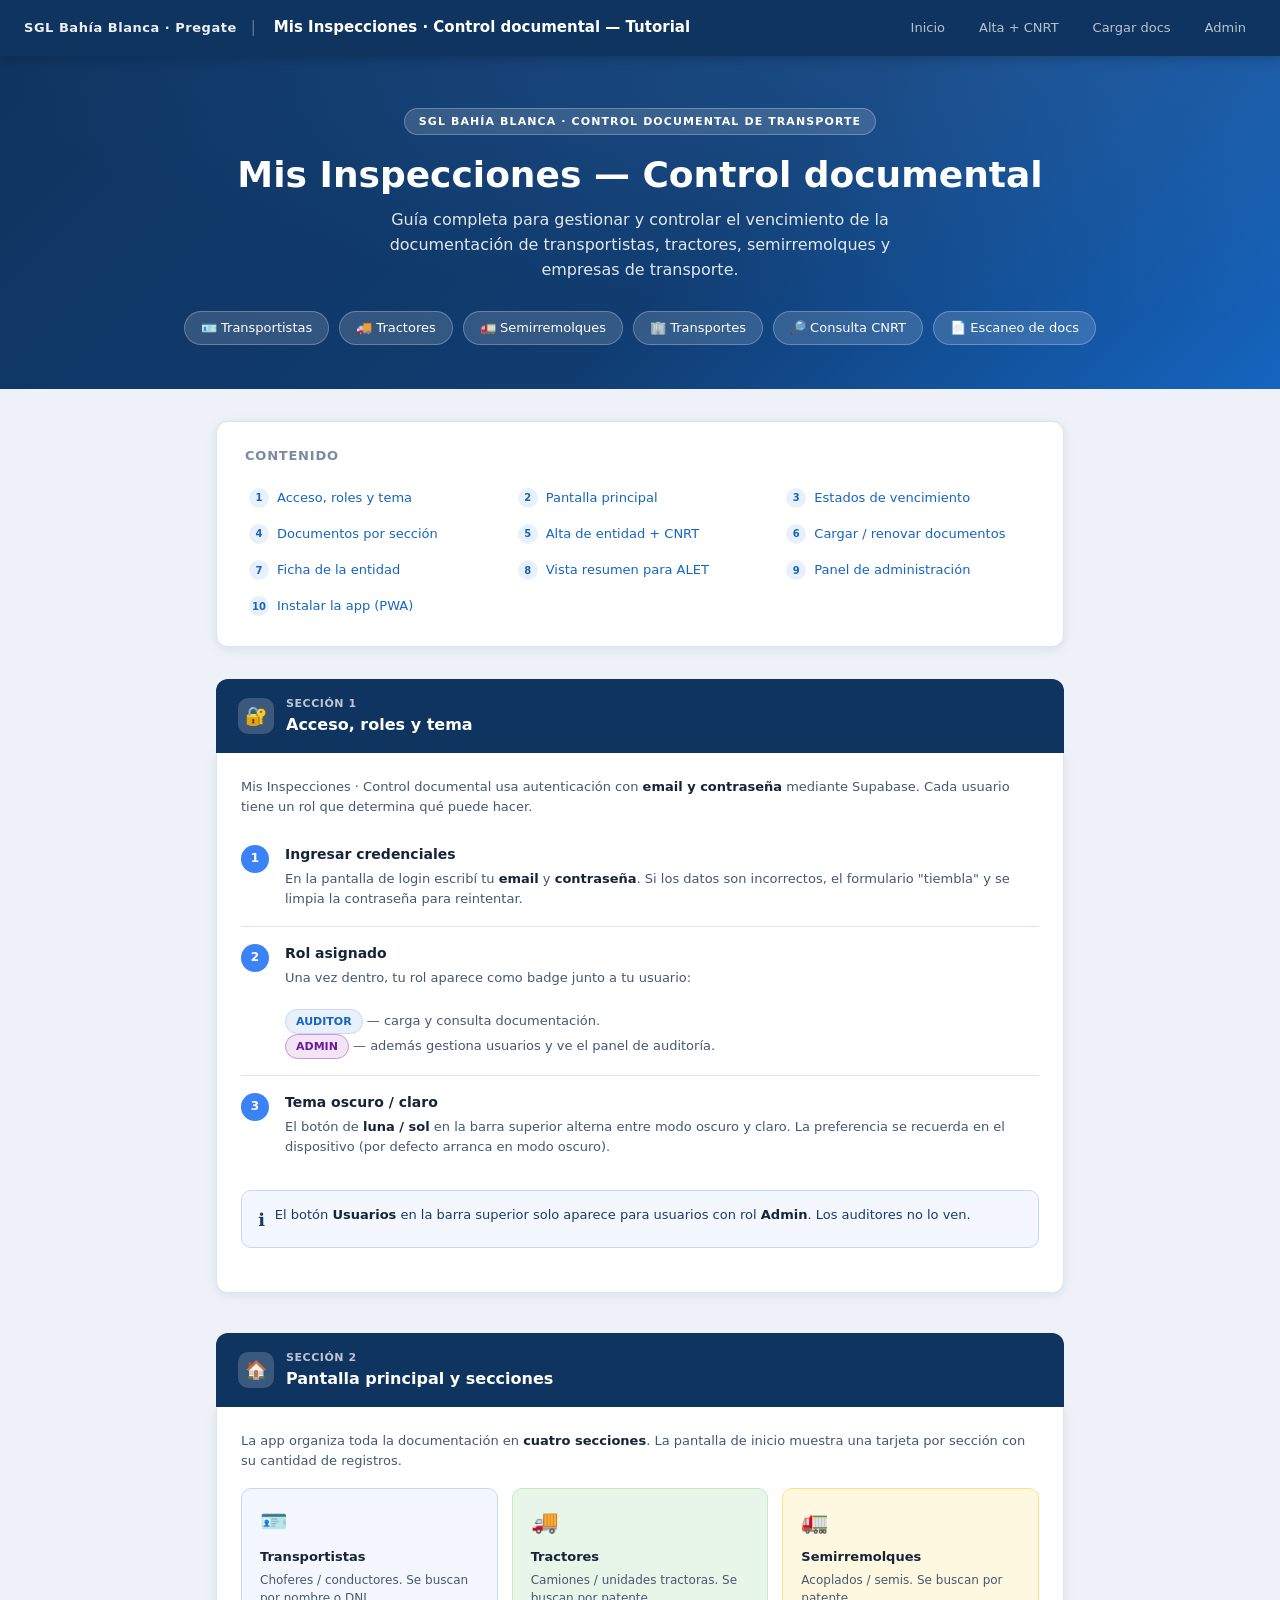
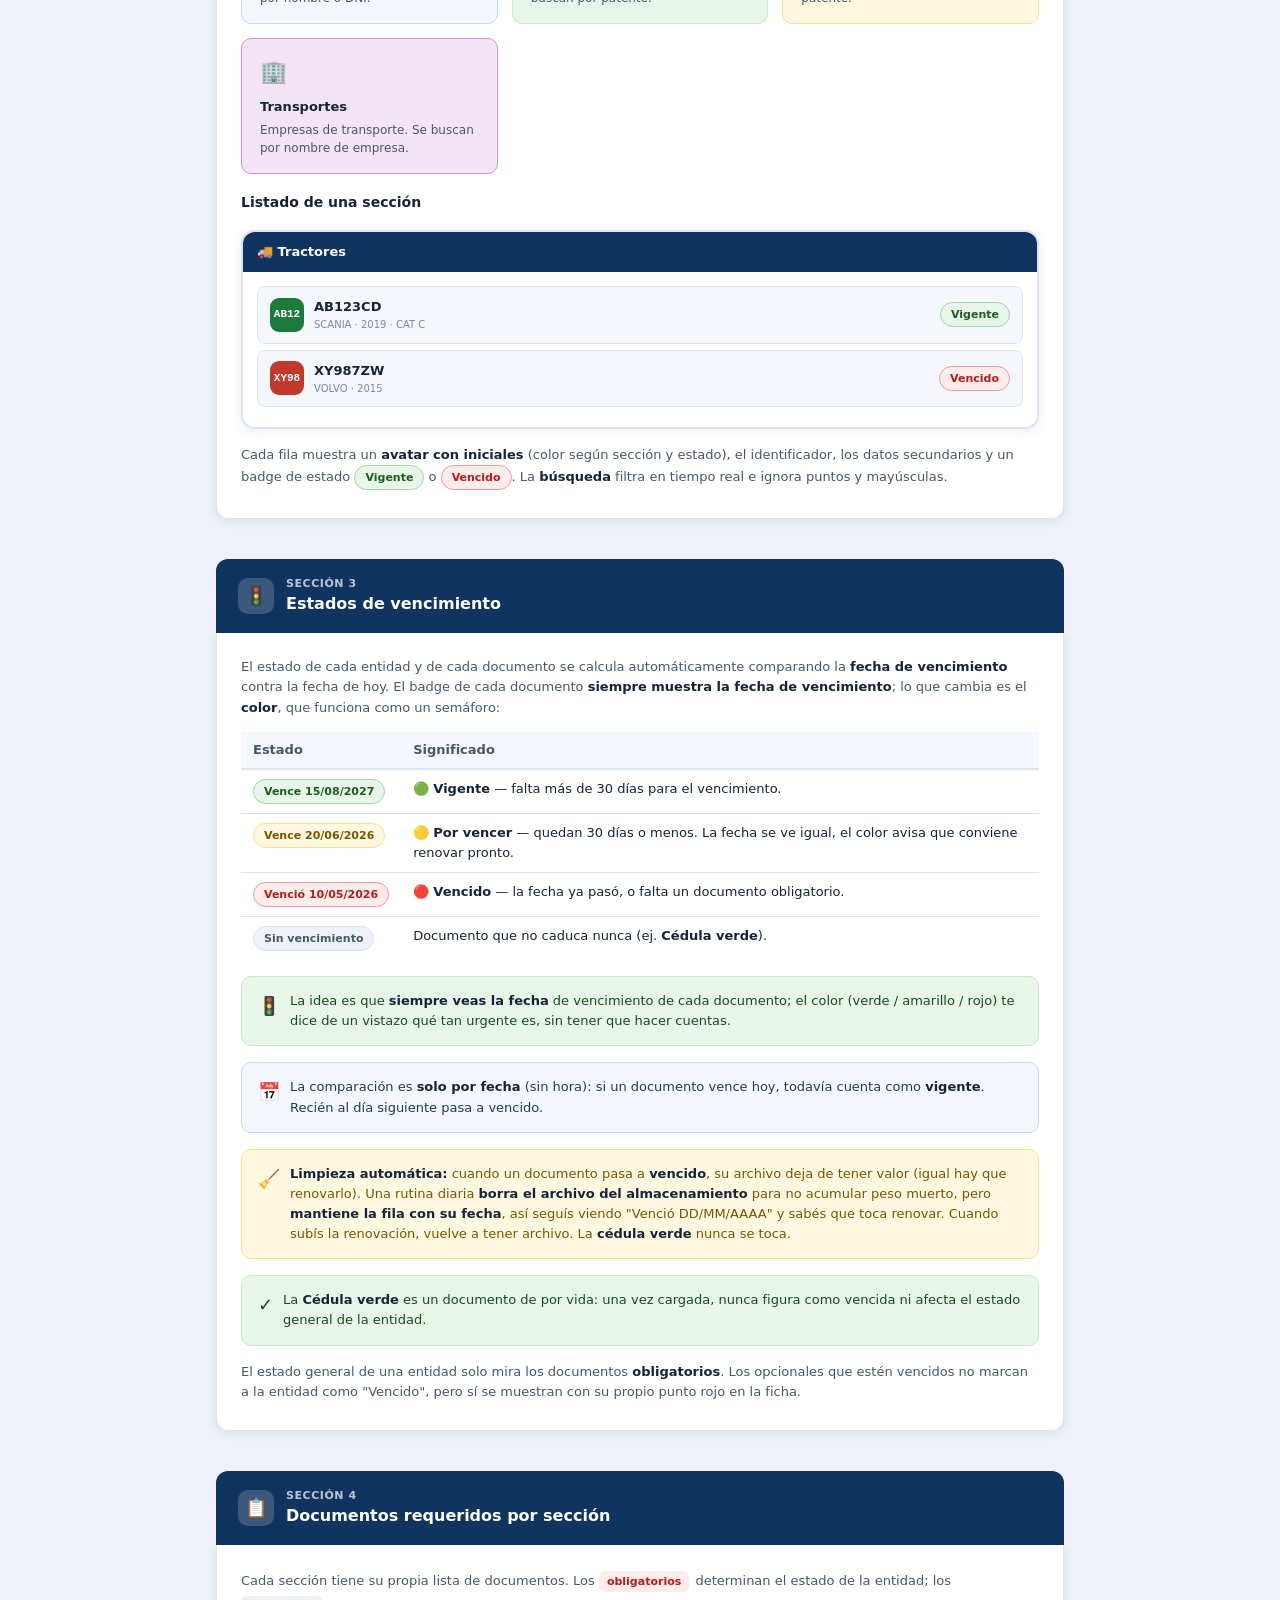
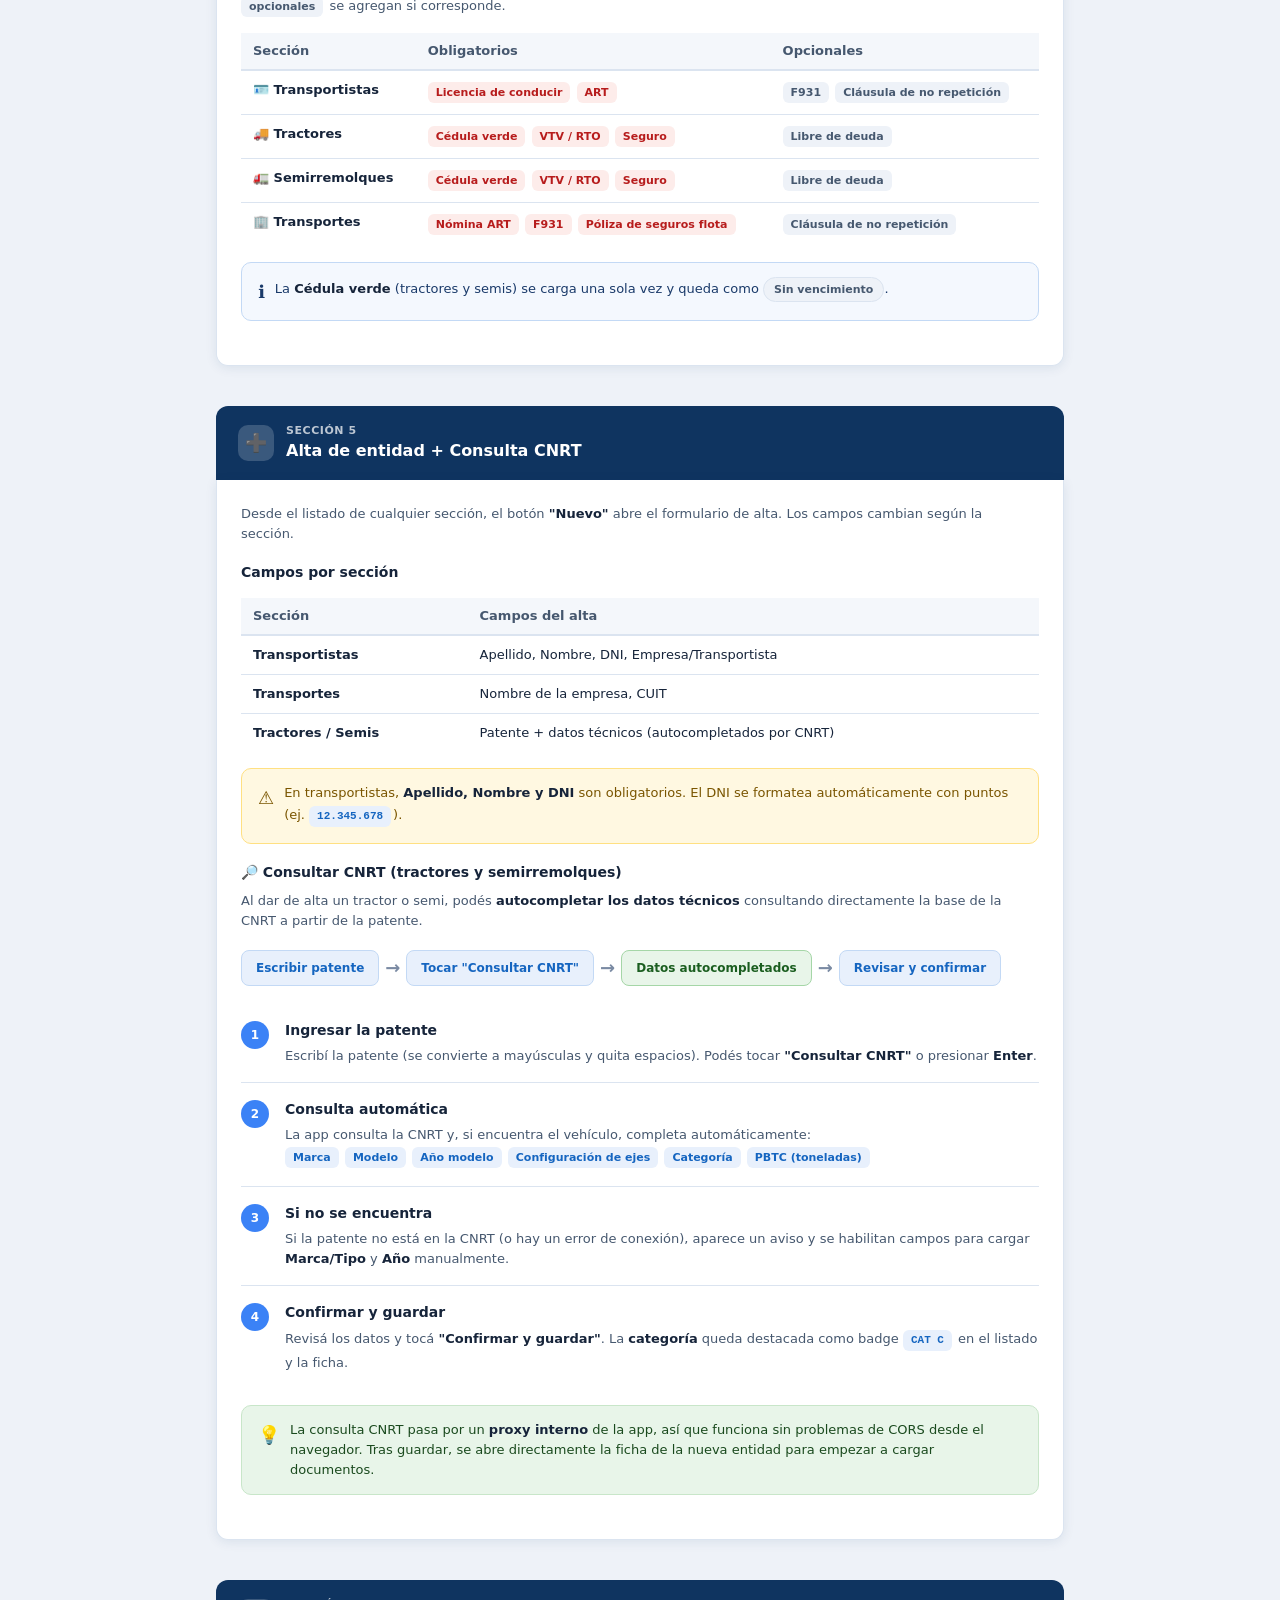
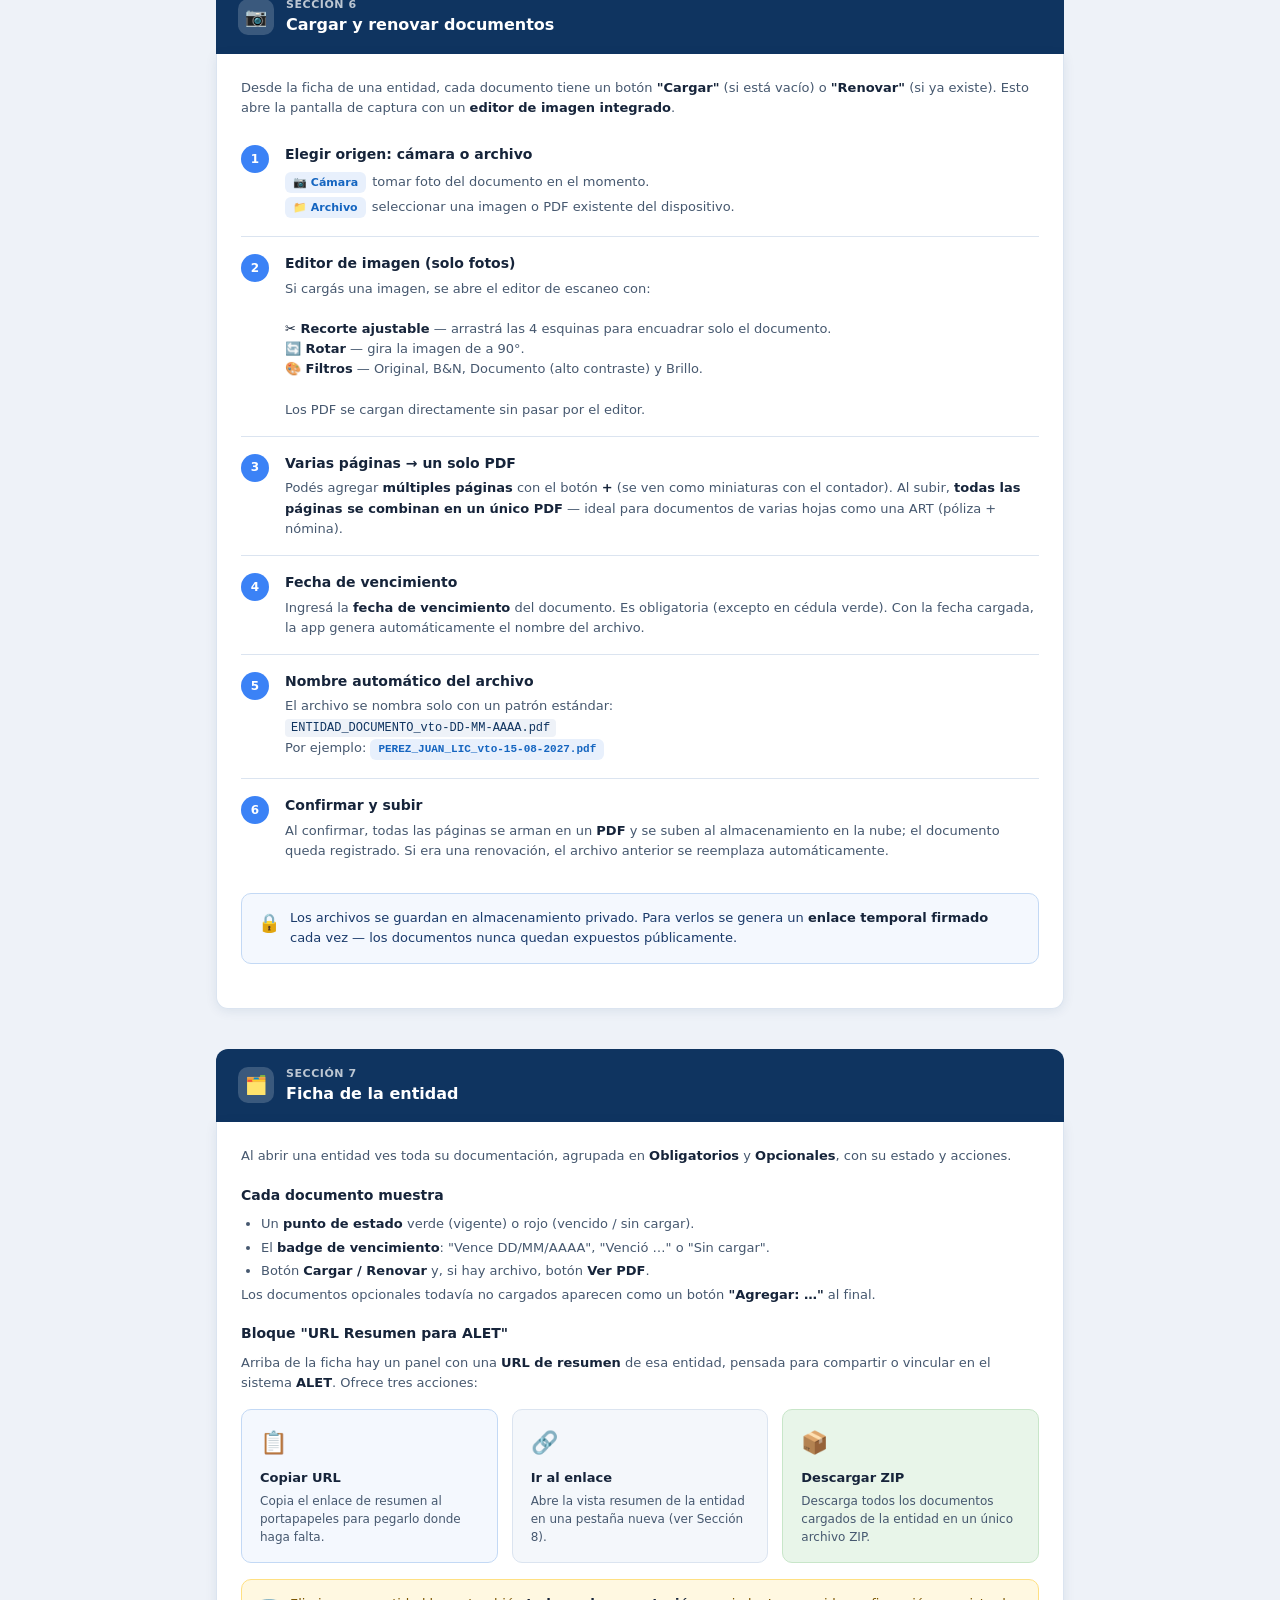
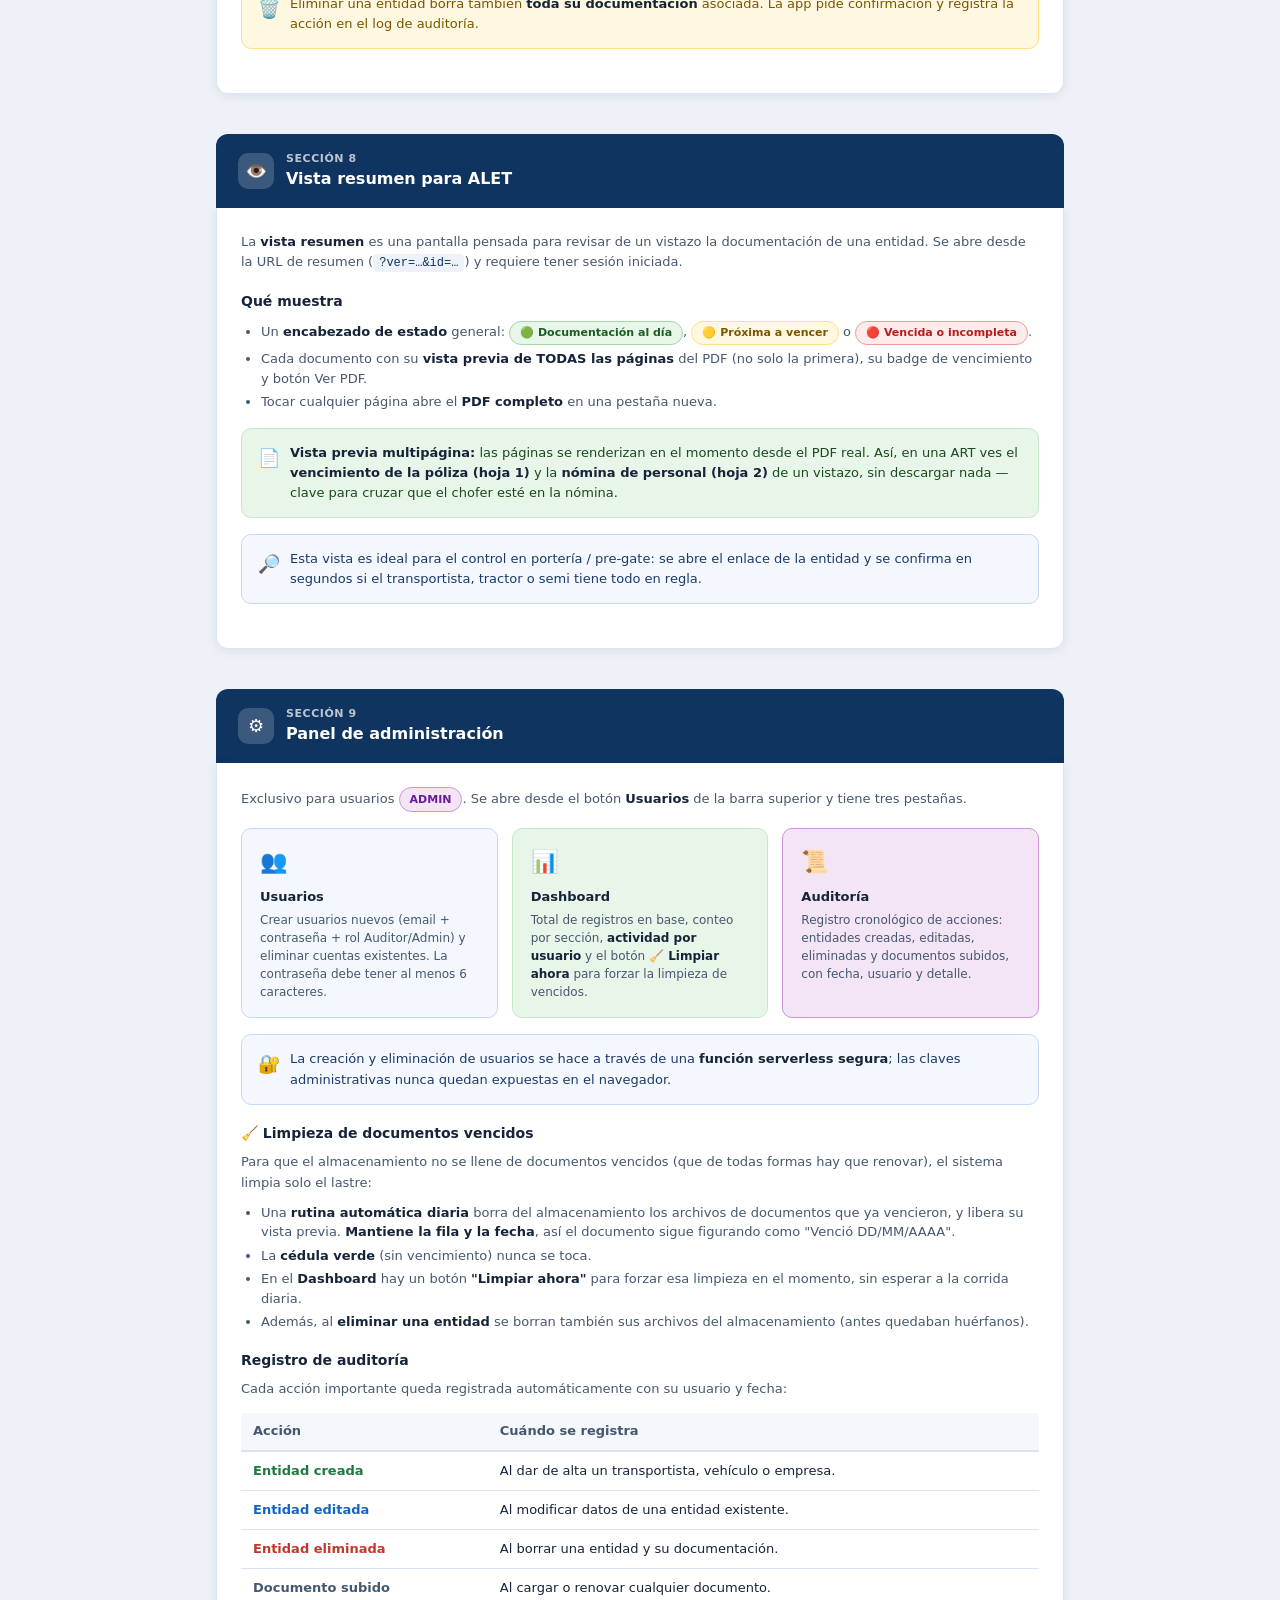
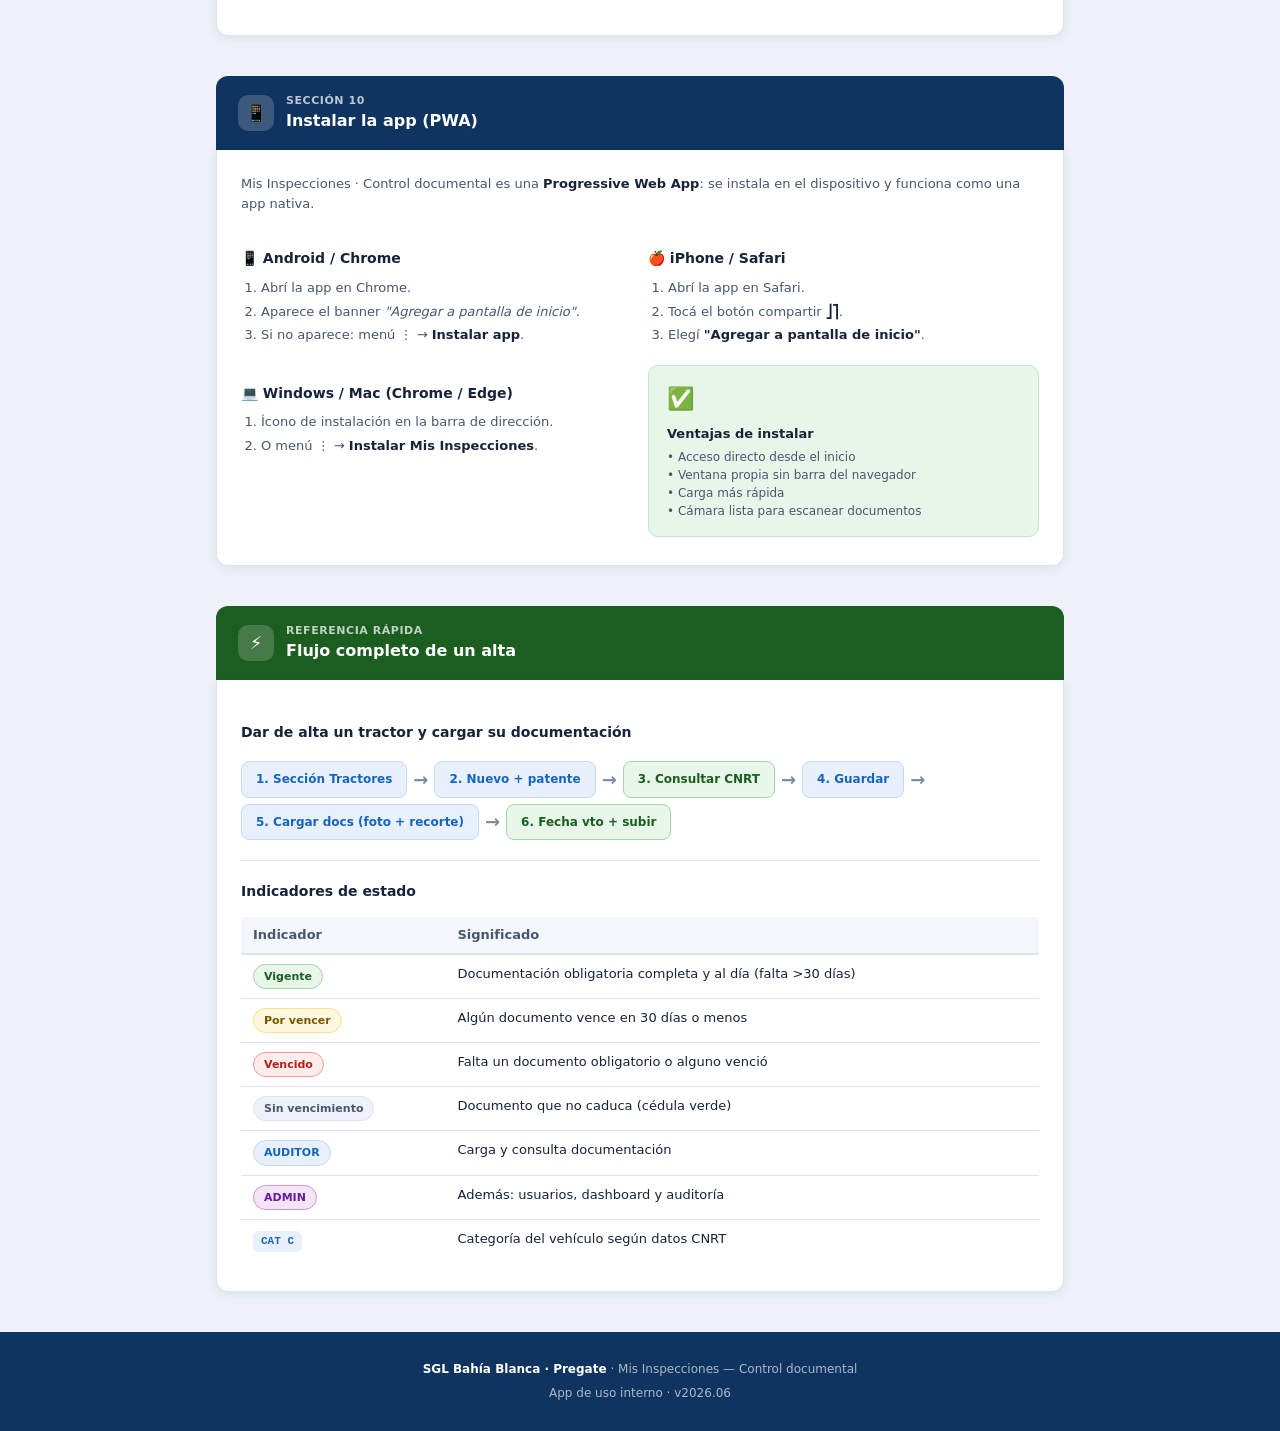
<file: tutorial.html>
<!DOCTYPE html>
<html lang="es">
<head>
<meta charset="UTF-8">
<meta name="viewport" content="width=device-width, initial-scale=1.0">
<title>Tutorial — Mis Inspecciones · Control documental · SGL</title>
<style>
  :root{
    --navy:#0f3460;
    --navy2:#103c70;
    --blue:#1565c0;
    --accent:#3b82f6;
    --accent-l:#e8f0fc;
    --accent-ll:#f4f8fe;
    --green:#1b7a3d;
    --green-l:#e8f5e9;
    --amber:#b07a00;
    --amber-l:#fff8e1;
    --red:#c0392b;
    --red-l:#fdecea;
    --purple:#6a1b9a;
    --purple-l:#f3e5f5;
    --gray-l:#f4f7fb;
    --border:#dbe4f0;
    --text:#16243a;
    --text2:#46586f;
    --text3:#7a8aa3;
    --card:#ffffff;
    --radius:12px;
    --shadow:0 2px 12px rgba(15,52,96,.09);
    --mono:'Consolas','Courier New',monospace;
    --ff:'Segoe UI',system-ui,sans-serif;
  }
  *,*::before,*::after{box-sizing:border-box;margin:0;padding:0;}
  html{scroll-behavior:smooth;}
  body{font-family:var(--ff);color:var(--text);background:#eef2f8;font-size:15px;line-height:1.55;}

  /* ── TOP NAV ── */
  .topnav{
    position:sticky;top:0;z-index:100;
    background:var(--navy);
    display:flex;align-items:center;gap:14px;
    padding:0 24px;height:56px;
    box-shadow:0 2px 12px rgba(0,0,0,.22);
  }
  .topnav-logo{font-size:13px;font-weight:700;color:#fff;letter-spacing:.04em;opacity:.92;}
  .topnav-title{font-size:15px;font-weight:600;color:#fff;margin-left:4px;}
  .topnav-sep{flex:1;}
  .topnav a{color:rgba(255,255,255,.7);text-decoration:none;font-size:13px;padding:4px 10px;border-radius:6px;transition:background .15s;}
  .topnav a:hover{background:rgba(255,255,255,.12);color:#fff;}

  /* ── HERO ── */
  .hero{
    background:radial-gradient(ellipse 80% 80% at 80% 0%, rgba(74,144,226,.22), transparent),
               linear-gradient(135deg,var(--navy) 0%,var(--navy2) 55%,var(--blue) 100%);
    color:#fff;padding:52px 24px 44px;text-align:center;
  }
  .hero-tag{display:inline-block;font-size:11px;font-weight:700;letter-spacing:.1em;text-transform:uppercase;
    background:rgba(255,255,255,.15);border:1px solid rgba(255,255,255,.25);border-radius:20px;padding:4px 14px;margin-bottom:18px;color:#fff;}
  .hero h1{font-size:clamp(24px,4vw,36px);font-weight:700;margin-bottom:12px;line-height:1.2;color:#fff;}
  .hero p{font-size:16px;opacity:.88;max-width:580px;margin:0 auto 28px;color:#fff;}
  .hero-pills{display:flex;flex-wrap:wrap;justify-content:center;gap:10px;}
  .pill{background:rgba(255,255,255,.15);border:1px solid rgba(255,255,255,.25);border-radius:20px;
    padding:6px 16px;font-size:13px;font-weight:500;color:#fff;}

  /* ── LAYOUT ── */
  .wrap{max-width:880px;margin:0 auto;padding:0 16px;}
  .toc-wrap{max-width:880px;margin:0 auto;padding:32px 16px 0;}

  /* ── TOC ── */
  .toc{background:var(--card);border-radius:var(--radius);border:1px solid var(--border);
    padding:24px 28px;box-shadow:var(--shadow);margin-bottom:32px;}
  .toc-title{font-size:13px;font-weight:700;color:var(--text3);text-transform:uppercase;letter-spacing:.06em;margin-bottom:16px;}
  .toc-grid{display:grid;grid-template-columns:repeat(auto-fill,minmax(250px,1fr));gap:4px 16px;}
  .toc a{display:flex;align-items:center;gap:8px;padding:6px 4px;color:var(--blue);text-decoration:none;
    font-size:13px;border-radius:6px;transition:background .12s;}
  .toc a:hover{background:var(--accent-ll);}
  .toc-num{width:20px;height:20px;border-radius:50%;background:var(--accent-l);color:var(--blue);
    font-size:10px;font-weight:700;display:inline-flex;align-items:center;justify-content:center;flex-shrink:0;}

  /* ── SECTIONS ── */
  .section{margin-bottom:40px;}
  .section-head{
    display:flex;align-items:center;gap:12px;
    background:var(--navy);color:#fff;
    border-radius:var(--radius) var(--radius) 0 0;
    padding:16px 22px;
  }
  .section-head .ico{
    width:36px;height:36px;border-radius:10px;
    background:rgba(255,255,255,.18);
    display:flex;align-items:center;justify-content:center;
    font-size:18px;flex-shrink:0;
  }
  .section-num{font-size:11px;font-weight:700;opacity:.72;text-transform:uppercase;letter-spacing:.05em;}
  .section-title{font-size:16px;font-weight:700;}
  .section-body{
    background:var(--card);border:1px solid var(--border);border-top:none;
    border-radius:0 0 var(--radius) var(--radius);
    padding:24px 24px 28px;box-shadow:var(--shadow);
  }

  /* ── STEPS ── */
  .steps{display:flex;flex-direction:column;gap:0;}
  .step{display:flex;gap:16px;padding:16px 0;border-bottom:1px solid var(--border);}
  .step:last-child{border-bottom:none;}
  .step-n{
    width:28px;height:28px;border-radius:50%;background:var(--accent);color:#fff;
    font-size:12px;font-weight:700;display:flex;align-items:center;justify-content:center;flex-shrink:0;
    margin-top:1px;
  }
  .step-body{flex:1;}
  .step-title{font-size:14px;font-weight:700;color:var(--text);margin-bottom:4px;}
  .step-desc{font-size:13px;color:var(--text2);line-height:1.55;}

  /* ── CARDS GRID ── */
  .cards{display:grid;grid-template-columns:repeat(auto-fill,minmax(240px,1fr));gap:14px;margin-top:16px;}
  .card{background:var(--gray-l);border:1px solid var(--border);border-radius:10px;padding:16px 18px;}
  .card-icon{font-size:22px;margin-bottom:8px;}
  .card-title{font-size:13px;font-weight:700;color:var(--text);margin-bottom:4px;}
  .card-desc{font-size:12px;color:var(--text2);line-height:1.5;}
  .card.blue{background:var(--accent-ll);border-color:#c3d9f5;}
  .card.green{background:var(--green-l);border-color:#c8e6c9;}
  .card.amber{background:var(--amber-l);border-color:#ffe082;}
  .card.purple{background:var(--purple-l);border-color:#ce93d8;}

  /* ── FLOW ── */
  .flow{display:flex;flex-wrap:wrap;align-items:center;gap:6px;margin:18px 0;}
  .flow-box{
    padding:8px 14px;border-radius:8px;font-size:12px;font-weight:600;
    background:var(--accent-l);color:var(--blue);border:1px solid #c3d9f5;
    text-align:center;min-width:90px;
  }
  .flow-box.cnrt{background:#e8f5e9;color:#1b5e20;border-color:#a5d6a7;}
  .flow-box.cloud{background:#f3e5f5;color:#6a1b9a;border-color:#ce93d8;}
  .flow-arrow{color:var(--text3);font-size:18px;font-weight:700;}

  /* ── BADGE ── */
  .badge{display:inline-flex;align-items:center;gap:5px;padding:3px 10px;border-radius:20px;
    font-size:11px;font-weight:700;white-space:nowrap;}
  .badge.ok{background:var(--green-l);color:#1b5e20;border:1px solid #a5d6a7;}
  .badge.warn{background:var(--amber-l);color:#7a5500;border:1px solid #ffe082;}
  .badge.bad{background:var(--red-l);color:#b71c1c;border:1px solid #ef9a9a;}
  .badge.auditor{background:var(--accent-l);color:var(--blue);border:1px solid #c3d9f5;}
  .badge.admin{background:var(--purple-l);color:#6a1b9a;border:1px solid #ce93d8;}
  .badge.never{background:#eef2f8;color:#46586f;border:1px solid var(--border);}

  /* ── TABLE ── */
  .tbl{width:100%;border-collapse:collapse;font-size:13px;margin-top:14px;}
  .tbl th{text-align:left;padding:8px 12px;background:var(--gray-l);font-weight:700;color:var(--text2);border-bottom:2px solid var(--border);}
  .tbl td{padding:9px 12px;border-bottom:1px solid var(--border);color:var(--text);vertical-align:top;}
  .tbl tr:last-child td{border-bottom:none;}
  .tbl tr:hover td{background:#fafcff;}

  /* ── CALLOUT ── */
  .callout{display:flex;gap:10px;padding:14px 16px;border-radius:10px;margin:16px 0;font-size:13px;line-height:1.55;}
  .callout.info{background:var(--accent-ll);border:1px solid #c3d9f5;color:#1a3a6a;}
  .callout.warn{background:var(--amber-l);border:1px solid #ffe082;color:#7a5500;}
  .callout.tip{background:var(--green-l);border:1px solid #c8e6c9;color:#1a4a1e;}
  .callout-icon{font-size:18px;flex-shrink:0;margin-top:1px;}
  .callout strong{font-weight:700;}

  /* ── CHIP ── */
  .chip{display:inline-block;background:var(--accent-l);color:var(--blue);border-radius:6px;
    padding:2px 8px;font-size:11px;font-weight:600;margin:2px 2px 2px 0;}
  .chip.mono{font-family:var(--mono);font-size:11px;}
  .chip.req{background:var(--red-l);color:#b71c1c;}
  .chip.opt{background:#eef2f8;color:var(--text2);}

  /* ── SPLIT ── */
  .split{display:grid;grid-template-columns:1fr 1fr;gap:16px;margin-top:16px;}
  @media(max-width:540px){.split{grid-template-columns:1fr;}}

  /* ── SCREEN MOCK ── */
  .screen-mock{
    border:2px solid var(--border);border-radius:14px;overflow:hidden;
    box-shadow:var(--shadow);background:var(--card);
    font-size:12px;margin:16px 0;
  }
  .screen-topbar{background:var(--navy);color:#fff;padding:10px 14px;font-size:13px;font-weight:600;
    display:flex;align-items:center;gap:8px;}
  .screen-body{padding:14px;}
  .mock-row{background:var(--gray-l);border:1px solid var(--border);border-radius:8px;padding:10px 12px;
    margin-bottom:6px;display:flex;align-items:center;gap:10px;}
  .mock-av{width:34px;height:34px;border-radius:9px;display:flex;align-items:center;justify-content:center;
    font-size:11px;font-weight:700;color:#fff;flex-shrink:0;font-family:var(--mono);}
  .mock-name{font-weight:600;flex:1;font-size:13px;}
  .mock-sub{font-size:10px;color:var(--text3);}

  /* ── MISC ── */
  h3{font-size:14px;font-weight:700;color:var(--text);margin:18px 0 8px;}
  ul,ol{padding-left:20px;}
  li{font-size:13px;color:var(--text2);margin-bottom:4px;line-height:1.5;}
  strong{color:var(--text);}
  p{font-size:13px;color:var(--text2);margin-bottom:10px;}
  p:last-child{margin-bottom:0;}
  code{background:#eef2f8;padding:2px 6px;border-radius:4px;font-family:var(--mono);font-size:12px;color:var(--navy);}
  hr{border:none;border-top:1px solid var(--border);margin:20px 0;}

  /* ── FOOTER ── */
  .footer{background:var(--navy);color:rgba(255,255,255,.65);text-align:center;padding:28px 16px;font-size:12px;margin-top:24px;}
  .footer strong{color:#fff;}

  @media(max-width:600px){
    .topnav a{display:none;}
    .section-body{padding:16px 16px 20px;}
    .toc-grid{grid-template-columns:1fr;}
    .cards{grid-template-columns:1fr;}
  }
</style>
</head>
<body>

<!-- TOP NAV -->
<nav class="topnav">
  <span class="topnav-logo">SGL Bahía Blanca · Pregate</span>
  <span style="color:rgba(255,255,255,.35);">|</span>
  <span class="topnav-title">Mis Inspecciones · Control documental — Tutorial</span>
  <span class="topnav-sep"></span>
  <a href="#s1">Inicio</a>
  <a href="#s5">Alta + CNRT</a>
  <a href="#s6">Cargar docs</a>
  <a href="#s9">Admin</a>
</nav>

<!-- HERO -->
<header class="hero">
  <div class="hero-tag">SGL Bahía Blanca · Control Documental de Transporte</div>
  <h1>Mis Inspecciones — Control documental</h1>
  <p>Guía completa para gestionar y controlar el vencimiento de la documentación de transportistas, tractores, semirremolques y empresas de transporte.</p>
  <div class="hero-pills">
    <span class="pill">🪪 Transportistas</span>
    <span class="pill">🚚 Tractores</span>
    <span class="pill">🚛 Semirremolques</span>
    <span class="pill">🏢 Transportes</span>
    <span class="pill">🔎 Consulta CNRT</span>
    <span class="pill">📄 Escaneo de docs</span>
  </div>
</header>

<!-- TOC -->
<div class="toc-wrap">
  <div class="toc">
    <div class="toc-title">Contenido</div>
    <div class="toc-grid">
      <a href="#s1"><span class="toc-num">1</span> Acceso, roles y tema</a>
      <a href="#s2"><span class="toc-num">2</span> Pantalla principal</a>
      <a href="#s3"><span class="toc-num">3</span> Estados de vencimiento</a>
      <a href="#s4"><span class="toc-num">4</span> Documentos por sección</a>
      <a href="#s5"><span class="toc-num">5</span> Alta de entidad + CNRT</a>
      <a href="#s6"><span class="toc-num">6</span> Cargar / renovar documentos</a>
      <a href="#s7"><span class="toc-num">7</span> Ficha de la entidad</a>
      <a href="#s8"><span class="toc-num">8</span> Vista resumen para ALET</a>
      <a href="#s9"><span class="toc-num">9</span> Panel de administración</a>
      <a href="#s10"><span class="toc-num">10</span> Instalar la app (PWA)</a>
    </div>
  </div>
</div>

<div class="wrap">

<!-- ════════ SECCIÓN 1 — LOGIN ════════ -->
<div class="section" id="s1">
  <div class="section-head">
    <div class="ico">🔐</div>
    <div>
      <div class="section-num">Sección 1</div>
      <div class="section-title">Acceso, roles y tema</div>
    </div>
  </div>
  <div class="section-body">
    <p>Mis Inspecciones · Control documental usa autenticación con <strong>email y contraseña</strong> mediante Supabase. Cada usuario tiene un rol que determina qué puede hacer.</p>

    <div class="steps">
      <div class="step">
        <div class="step-n">1</div>
        <div class="step-body">
          <div class="step-title">Ingresar credenciales</div>
          <div class="step-desc">En la pantalla de login escribí tu <strong>email</strong> y <strong>contraseña</strong>. Si los datos son incorrectos, el formulario "tiembla" y se limpia la contraseña para reintentar.</div>
        </div>
      </div>
      <div class="step">
        <div class="step-n">2</div>
        <div class="step-body">
          <div class="step-title">Rol asignado</div>
          <div class="step-desc">
            Una vez dentro, tu rol aparece como badge junto a tu usuario:<br><br>
            <span class="badge auditor">AUDITOR</span> — carga y consulta documentación.<br>
            <span class="badge admin">ADMIN</span> — además gestiona usuarios y ve el panel de auditoría.
          </div>
        </div>
      </div>
      <div class="step">
        <div class="step-n">3</div>
        <div class="step-body">
          <div class="step-title">Tema oscuro / claro</div>
          <div class="step-desc">El botón de <strong>luna / sol</strong> en la barra superior alterna entre modo oscuro y claro. La preferencia se recuerda en el dispositivo (por defecto arranca en modo oscuro).</div>
        </div>
      </div>
    </div>

    <div class="callout info">
      <span class="callout-icon">ℹ️</span>
      <div>El botón <strong>Usuarios</strong> en la barra superior solo aparece para usuarios con rol <strong>Admin</strong>. Los auditores no lo ven.</div>
    </div>
  </div>
</div>

<!-- ════════ SECCIÓN 2 — HOME ════════ -->
<div class="section" id="s2">
  <div class="section-head">
    <div class="ico">🏠</div>
    <div>
      <div class="section-num">Sección 2</div>
      <div class="section-title">Pantalla principal y secciones</div>
    </div>
  </div>
  <div class="section-body">
    <p>La app organiza toda la documentación en <strong>cuatro secciones</strong>. La pantalla de inicio muestra una tarjeta por sección con su cantidad de registros.</p>

    <div class="cards">
      <div class="card blue">
        <div class="card-icon">🪪</div>
        <div class="card-title">Transportistas</div>
        <div class="card-desc">Choferes / conductores. Se buscan por nombre o DNI.</div>
      </div>
      <div class="card green">
        <div class="card-icon">🚚</div>
        <div class="card-title">Tractores</div>
        <div class="card-desc">Camiones / unidades tractoras. Se buscan por patente.</div>
      </div>
      <div class="card amber">
        <div class="card-icon">🚛</div>
        <div class="card-title">Semirremolques</div>
        <div class="card-desc">Acoplados / semis. Se buscan por patente.</div>
      </div>
      <div class="card purple">
        <div class="card-icon">🏢</div>
        <div class="card-title">Transportes</div>
        <div class="card-desc">Empresas de transporte. Se buscan por nombre de empresa.</div>
      </div>
    </div>

    <h3>Listado de una sección</h3>
    <div class="screen-mock">
      <div class="screen-topbar">🚚 Tractores</div>
      <div class="screen-body">
        <div class="mock-row">
          <div class="mock-av" style="background:#1b7a3d;">AB12</div>
          <div style="flex:1;"><div class="mock-name">AB123CD</div><div class="mock-sub">SCANIA · 2019 · CAT C</div></div>
          <span class="badge ok">Vigente</span>
        </div>
        <div class="mock-row">
          <div class="mock-av" style="background:#c0392b;">XY98</div>
          <div style="flex:1;"><div class="mock-name">XY987ZW</div><div class="mock-sub">VOLVO · 2015</div></div>
          <span class="badge bad">Vencido</span>
        </div>
      </div>
    </div>

    <p>Cada fila muestra un <strong>avatar con iniciales</strong> (color según sección y estado), el identificador, los datos secundarios y un badge de estado <span class="badge ok">Vigente</span> o <span class="badge bad">Vencido</span>. La <strong>búsqueda</strong> filtra en tiempo real e ignora puntos y mayúsculas.</p>
  </div>
</div>

<!-- ════════ SECCIÓN 3 — ESTADOS ════════ -->
<div class="section" id="s3">
  <div class="section-head">
    <div class="ico">🚦</div>
    <div>
      <div class="section-num">Sección 3</div>
      <div class="section-title">Estados de vencimiento</div>
    </div>
  </div>
  <div class="section-body">
    <p>El estado de cada entidad y de cada documento se calcula automáticamente comparando la <strong>fecha de vencimiento</strong> contra la fecha de hoy. El badge de cada documento <strong>siempre muestra la fecha de vencimiento</strong>; lo que cambia es el <strong>color</strong>, que funciona como un semáforo:</p>

    <table class="tbl">
      <thead><tr><th>Estado</th><th>Significado</th></tr></thead>
      <tbody>
        <tr><td><span class="badge ok">Vence 15/08/2027</span></td><td>🟢 <strong>Vigente</strong> — falta más de 30 días para el vencimiento.</td></tr>
        <tr><td><span class="badge warn">Vence 20/06/2026</span></td><td>🟡 <strong>Por vencer</strong> — quedan 30 días o menos. La fecha se ve igual, el color avisa que conviene renovar pronto.</td></tr>
        <tr><td><span class="badge bad">Venció 10/05/2026</span></td><td>🔴 <strong>Vencido</strong> — la fecha ya pasó, o falta un documento obligatorio.</td></tr>
        <tr><td><span class="badge never">Sin vencimiento</span></td><td>Documento que no caduca nunca (ej. <strong>Cédula verde</strong>).</td></tr>
      </tbody>
    </table>

    <div class="callout tip">
      <span class="callout-icon">🚦</span>
      <div>La idea es que <strong>siempre veas la fecha</strong> de vencimiento de cada documento; el color (verde / amarillo / rojo) te dice de un vistazo qué tan urgente es, sin tener que hacer cuentas.</div>
    </div>

    <div class="callout info">
      <span class="callout-icon">📅</span>
      <div>La comparación es <strong>solo por fecha</strong> (sin hora): si un documento vence hoy, todavía cuenta como <strong>vigente</strong>. Recién al día siguiente pasa a vencido.</div>
    </div>

    <div class="callout warn">
      <span class="callout-icon">🧹</span>
      <div><strong>Limpieza automática:</strong> cuando un documento pasa a <strong>vencido</strong>, su archivo deja de tener valor (igual hay que renovarlo). Una rutina diaria <strong>borra el archivo del almacenamiento</strong> para no acumular peso muerto, pero <strong>mantiene la fila con su fecha</strong>, así seguís viendo "Venció DD/MM/AAAA" y sabés que toca renovar. Cuando subís la renovación, vuelve a tener archivo. La <strong>cédula verde</strong> nunca se toca.</div>
    </div>

    <div class="callout tip">
      <span class="callout-icon">✓</span>
      <div>La <strong>Cédula verde</strong> es un documento de por vida: una vez cargada, nunca figura como vencida ni afecta el estado general de la entidad.</div>
    </div>

    <p style="margin-top:14px;">El estado general de una entidad solo mira los documentos <strong>obligatorios</strong>. Los opcionales que estén vencidos no marcan a la entidad como "Vencido", pero sí se muestran con su propio punto rojo en la ficha.</p>
  </div>
</div>

<!-- ════════ SECCIÓN 4 — DOCS POR SECCIÓN ════════ -->
<div class="section" id="s4">
  <div class="section-head">
    <div class="ico">📋</div>
    <div>
      <div class="section-num">Sección 4</div>
      <div class="section-title">Documentos requeridos por sección</div>
    </div>
  </div>
  <div class="section-body">
    <p>Cada sección tiene su propia lista de documentos. Los <span class="chip req">obligatorios</span> determinan el estado de la entidad; los <span class="chip opt">opcionales</span> se agregan si corresponde.</p>

    <table class="tbl">
      <thead><tr><th>Sección</th><th>Obligatorios</th><th>Opcionales</th></tr></thead>
      <tbody>
        <tr>
          <td><strong>🪪 Transportistas</strong></td>
          <td><span class="chip req">Licencia de conducir</span> <span class="chip req">ART</span></td>
          <td><span class="chip opt">F931</span> <span class="chip opt">Cláusula de no repetición</span></td>
        </tr>
        <tr>
          <td><strong>🚚 Tractores</strong></td>
          <td><span class="chip req">Cédula verde</span> <span class="chip req">VTV / RTO</span> <span class="chip req">Seguro</span></td>
          <td><span class="chip opt">Libre de deuda</span></td>
        </tr>
        <tr>
          <td><strong>🚛 Semirremolques</strong></td>
          <td><span class="chip req">Cédula verde</span> <span class="chip req">VTV / RTO</span> <span class="chip req">Seguro</span></td>
          <td><span class="chip opt">Libre de deuda</span></td>
        </tr>
        <tr>
          <td><strong>🏢 Transportes</strong></td>
          <td><span class="chip req">Nómina ART</span> <span class="chip req">F931</span> <span class="chip req">Póliza de seguros flota</span></td>
          <td><span class="chip opt">Cláusula de no repetición</span></td>
        </tr>
      </tbody>
    </table>

    <div class="callout info">
      <span class="callout-icon">ℹ️</span>
      <div>La <strong>Cédula verde</strong> (tractores y semis) se carga una sola vez y queda como <span class="badge never">Sin vencimiento</span>.</div>
    </div>
  </div>
</div>

<!-- ════════ SECCIÓN 5 — ALTA + CNRT ════════ -->
<div class="section" id="s5">
  <div class="section-head">
    <div class="ico">➕</div>
    <div>
      <div class="section-num">Sección 5</div>
      <div class="section-title">Alta de entidad + Consulta CNRT</div>
    </div>
  </div>
  <div class="section-body">
    <p>Desde el listado de cualquier sección, el botón <strong>"Nuevo"</strong> abre el formulario de alta. Los campos cambian según la sección.</p>

    <h3>Campos por sección</h3>
    <table class="tbl">
      <thead><tr><th>Sección</th><th>Campos del alta</th></tr></thead>
      <tbody>
        <tr><td><strong>Transportistas</strong></td><td>Apellido, Nombre, DNI, Empresa/Transportista</td></tr>
        <tr><td><strong>Transportes</strong></td><td>Nombre de la empresa, CUIT</td></tr>
        <tr><td><strong>Tractores / Semis</strong></td><td>Patente + datos técnicos (autocompletados por CNRT)</td></tr>
      </tbody>
    </table>

    <div class="callout warn">
      <span class="callout-icon">⚠️</span>
      <div>En transportistas, <strong>Apellido, Nombre y DNI</strong> son obligatorios. El DNI se formatea automáticamente con puntos (ej. <span class="chip mono">12.345.678</span>).</div>
    </div>

    <h3>🔎 Consultar CNRT (tractores y semirremolques)</h3>
    <p>Al dar de alta un tractor o semi, podés <strong>autocompletar los datos técnicos</strong> consultando directamente la base de la CNRT a partir de la patente.</p>

    <div class="flow">
      <div class="flow-box">Escribir patente</div>
      <div class="flow-arrow">→</div>
      <div class="flow-box">Tocar "Consultar CNRT"</div>
      <div class="flow-arrow">→</div>
      <div class="flow-box cnrt">Datos autocompletados</div>
      <div class="flow-arrow">→</div>
      <div class="flow-box">Revisar y confirmar</div>
    </div>

    <div class="steps">
      <div class="step">
        <div class="step-n">1</div>
        <div class="step-body">
          <div class="step-title">Ingresar la patente</div>
          <div class="step-desc">Escribí la patente (se convierte a mayúsculas y quita espacios). Podés tocar <strong>"Consultar CNRT"</strong> o presionar <strong>Enter</strong>.</div>
        </div>
      </div>
      <div class="step">
        <div class="step-n">2</div>
        <div class="step-body">
          <div class="step-title">Consulta automática</div>
          <div class="step-desc">
            La app consulta la CNRT y, si encuentra el vehículo, completa automáticamente:<br>
            <span class="chip">Marca</span>
            <span class="chip">Modelo</span>
            <span class="chip">Año modelo</span>
            <span class="chip">Configuración de ejes</span>
            <span class="chip">Categoría</span>
            <span class="chip">PBTC (toneladas)</span>
          </div>
        </div>
      </div>
      <div class="step">
        <div class="step-n">3</div>
        <div class="step-body">
          <div class="step-title">Si no se encuentra</div>
          <div class="step-desc">Si la patente no está en la CNRT (o hay un error de conexión), aparece un aviso y se habilitan campos para cargar <strong>Marca/Tipo</strong> y <strong>Año</strong> manualmente.</div>
        </div>
      </div>
      <div class="step">
        <div class="step-n">4</div>
        <div class="step-body">
          <div class="step-title">Confirmar y guardar</div>
          <div class="step-desc">Revisá los datos y tocá <strong>"Confirmar y guardar"</strong>. La <strong>categoría</strong> queda destacada como badge <span class="chip mono">CAT C</span> en el listado y la ficha.</div>
        </div>
      </div>
    </div>

    <div class="callout tip">
      <span class="callout-icon">💡</span>
      <div>La consulta CNRT pasa por un <strong>proxy interno</strong> de la app, así que funciona sin problemas de CORS desde el navegador. Tras guardar, se abre directamente la ficha de la nueva entidad para empezar a cargar documentos.</div>
    </div>
  </div>
</div>

<!-- ════════ SECCIÓN 6 — CARGAR DOCS ════════ -->
<div class="section" id="s6">
  <div class="section-head">
    <div class="ico">📷</div>
    <div>
      <div class="section-num">Sección 6</div>
      <div class="section-title">Cargar y renovar documentos</div>
    </div>
  </div>
  <div class="section-body">
    <p>Desde la ficha de una entidad, cada documento tiene un botón <strong>"Cargar"</strong> (si está vacío) o <strong>"Renovar"</strong> (si ya existe). Esto abre la pantalla de captura con un <strong>editor de imagen integrado</strong>.</p>

    <div class="steps">
      <div class="step">
        <div class="step-n">1</div>
        <div class="step-body">
          <div class="step-title">Elegir origen: cámara o archivo</div>
          <div class="step-desc">
            <span class="chip">📷 Cámara</span> tomar foto del documento en el momento.<br>
            <span class="chip">📁 Archivo</span> seleccionar una imagen o PDF existente del dispositivo.
          </div>
        </div>
      </div>
      <div class="step">
        <div class="step-n">2</div>
        <div class="step-body">
          <div class="step-title">Editor de imagen (solo fotos)</div>
          <div class="step-desc">
            Si cargás una imagen, se abre el editor de escaneo con:<br><br>
            <strong>✂️ Recorte ajustable</strong> — arrastrá las 4 esquinas para encuadrar solo el documento.<br>
            <strong>🔄 Rotar</strong> — gira la imagen de a 90°.<br>
            <strong>🎨 Filtros</strong> — Original, B&N, Documento (alto contraste) y Brillo.<br><br>
            Los PDF se cargan directamente sin pasar por el editor.
          </div>
        </div>
      </div>
      <div class="step">
        <div class="step-n">3</div>
        <div class="step-body">
          <div class="step-title">Varias páginas → un solo PDF</div>
          <div class="step-desc">Podés agregar <strong>múltiples páginas</strong> con el botón <strong>+</strong> (se ven como miniaturas con el contador). Al subir, <strong>todas las páginas se combinan en un único PDF</strong> — ideal para documentos de varias hojas como una ART (póliza + nómina).</div>
        </div>
      </div>
      <div class="step">
        <div class="step-n">4</div>
        <div class="step-body">
          <div class="step-title">Fecha de vencimiento</div>
          <div class="step-desc">Ingresá la <strong>fecha de vencimiento</strong> del documento. Es obligatoria (excepto en cédula verde). Con la fecha cargada, la app genera automáticamente el nombre del archivo.</div>
        </div>
      </div>
      <div class="step">
        <div class="step-n">5</div>
        <div class="step-body">
          <div class="step-title">Nombre automático del archivo</div>
          <div class="step-desc">
            El archivo se nombra solo con un patrón estándar:<br>
            <code>ENTIDAD_DOCUMENTO_vto-DD-MM-AAAA.pdf</code><br>
            Por ejemplo: <span class="chip mono">PEREZ_JUAN_LIC_vto-15-08-2027.pdf</span>
          </div>
        </div>
      </div>
      <div class="step">
        <div class="step-n">6</div>
        <div class="step-body">
          <div class="step-title">Confirmar y subir</div>
          <div class="step-desc">Al confirmar, todas las páginas se arman en un <strong>PDF</strong> y se suben al almacenamiento en la nube; el documento queda registrado. Si era una renovación, el archivo anterior se reemplaza automáticamente.</div>
        </div>
      </div>
    </div>

    <div class="callout info">
      <span class="callout-icon">🔒</span>
      <div>Los archivos se guardan en almacenamiento privado. Para verlos se genera un <strong>enlace temporal firmado</strong> cada vez — los documentos nunca quedan expuestos públicamente.</div>
    </div>
  </div>
</div>

<!-- ════════ SECCIÓN 7 — FICHA ════════ -->
<div class="section" id="s7">
  <div class="section-head">
    <div class="ico">🗂️</div>
    <div>
      <div class="section-num">Sección 7</div>
      <div class="section-title">Ficha de la entidad</div>
    </div>
  </div>
  <div class="section-body">
    <p>Al abrir una entidad ves toda su documentación, agrupada en <strong>Obligatorios</strong> y <strong>Opcionales</strong>, con su estado y acciones.</p>

    <h3>Cada documento muestra</h3>
    <ul>
      <li>Un <strong>punto de estado</strong> verde (vigente) o rojo (vencido / sin cargar).</li>
      <li>El <strong>badge de vencimiento</strong>: "Vence DD/MM/AAAA", "Venció …" o "Sin cargar".</li>
      <li>Botón <strong>Cargar / Renovar</strong> y, si hay archivo, botón <strong>Ver PDF</strong>.</li>
    </ul>
    <p>Los documentos opcionales todavía no cargados aparecen como un botón <strong>"Agregar: …"</strong> al final.</p>

    <h3>Bloque "URL Resumen para ALET"</h3>
    <p>Arriba de la ficha hay un panel con una <strong>URL de resumen</strong> de esa entidad, pensada para compartir o vincular en el sistema <strong>ALET</strong>. Ofrece tres acciones:</p>
    <div class="cards">
      <div class="card blue">
        <div class="card-icon">📋</div>
        <div class="card-title">Copiar URL</div>
        <div class="card-desc">Copia el enlace de resumen al portapapeles para pegarlo donde haga falta.</div>
      </div>
      <div class="card">
        <div class="card-icon">🔗</div>
        <div class="card-title">Ir al enlace</div>
        <div class="card-desc">Abre la vista resumen de la entidad en una pestaña nueva (ver Sección 8).</div>
      </div>
      <div class="card green">
        <div class="card-icon">📦</div>
        <div class="card-title">Descargar ZIP</div>
        <div class="card-desc">Descarga todos los documentos cargados de la entidad en un único archivo ZIP.</div>
      </div>
    </div>

    <div class="callout warn">
      <span class="callout-icon">🗑️</span>
      <div>Eliminar una entidad borra también <strong>toda su documentación</strong> asociada. La app pide confirmación y registra la acción en el log de auditoría.</div>
    </div>
  </div>
</div>

<!-- ════════ SECCIÓN 8 — VISTA RESUMEN ════════ -->
<div class="section" id="s8">
  <div class="section-head">
    <div class="ico">👁️</div>
    <div>
      <div class="section-num">Sección 8</div>
      <div class="section-title">Vista resumen para ALET</div>
    </div>
  </div>
  <div class="section-body">
    <p>La <strong>vista resumen</strong> es una pantalla pensada para revisar de un vistazo la documentación de una entidad. Se abre desde la URL de resumen (<code>?ver=…&id=…</code>) y requiere tener sesión iniciada.</p>

    <h3>Qué muestra</h3>
    <ul>
      <li>Un <strong>encabezado de estado</strong> general: <span class="badge ok">🟢 Documentación al día</span>, <span class="badge warn">🟡 Próxima a vencer</span> o <span class="badge bad">🔴 Vencida o incompleta</span>.</li>
      <li>Cada documento con su <strong>vista previa de TODAS las páginas</strong> del PDF (no solo la primera), su badge de vencimiento y botón Ver PDF.</li>
      <li>Tocar cualquier página abre el <strong>PDF completo</strong> en una pestaña nueva.</li>
    </ul>

    <div class="callout tip">
      <span class="callout-icon">📄</span>
      <div><strong>Vista previa multipágina:</strong> las páginas se renderizan en el momento desde el PDF real. Así, en una ART ves el <strong>vencimiento de la póliza (hoja 1)</strong> y la <strong>nómina de personal (hoja 2)</strong> de un vistazo, sin descargar nada — clave para cruzar que el chofer esté en la nómina.</div>
    </div>

    <div class="callout info">
      <span class="callout-icon">🔎</span>
      <div>Esta vista es ideal para el control en portería / pre-gate: se abre el enlace de la entidad y se confirma en segundos si el transportista, tractor o semi tiene todo en regla.</div>
    </div>
  </div>
</div>

<!-- ════════ SECCIÓN 9 — ADMIN ════════ -->
<div class="section" id="s9">
  <div class="section-head">
    <div class="ico">⚙️</div>
    <div>
      <div class="section-num">Sección 9</div>
      <div class="section-title">Panel de administración</div>
    </div>
  </div>
  <div class="section-body">
    <p>Exclusivo para usuarios <span class="badge admin">ADMIN</span>. Se abre desde el botón <strong>Usuarios</strong> de la barra superior y tiene tres pestañas.</p>

    <div class="cards">
      <div class="card blue">
        <div class="card-icon">👥</div>
        <div class="card-title">Usuarios</div>
        <div class="card-desc">Crear usuarios nuevos (email + contraseña + rol Auditor/Admin) y eliminar cuentas existentes. La contraseña debe tener al menos 6 caracteres.</div>
      </div>
      <div class="card green">
        <div class="card-icon">📊</div>
        <div class="card-title">Dashboard</div>
        <div class="card-desc">Total de registros en base, conteo por sección, <strong>actividad por usuario</strong> y el botón <strong>🧹 Limpiar ahora</strong> para forzar la limpieza de vencidos.</div>
      </div>
      <div class="card purple">
        <div class="card-icon">📜</div>
        <div class="card-title">Auditoría</div>
        <div class="card-desc">Registro cronológico de acciones: entidades creadas, editadas, eliminadas y documentos subidos, con fecha, usuario y detalle.</div>
      </div>
    </div>

    <div class="callout info">
      <span class="callout-icon">🔐</span>
      <div>La creación y eliminación de usuarios se hace a través de una <strong>función serverless segura</strong>; las claves administrativas nunca quedan expuestas en el navegador.</div>
    </div>

    <h3>🧹 Limpieza de documentos vencidos</h3>
    <p>Para que el almacenamiento no se llene de documentos vencidos (que de todas formas hay que renovar), el sistema limpia solo el lastre:</p>
    <ul>
      <li>Una <strong>rutina automática diaria</strong> borra del almacenamiento los archivos de documentos que ya vencieron, y libera su vista previa. <strong>Mantiene la fila y la fecha</strong>, así el documento sigue figurando como "Venció DD/MM/AAAA".</li>
      <li>La <strong>cédula verde</strong> (sin vencimiento) nunca se toca.</li>
      <li>En el <strong>Dashboard</strong> hay un botón <strong>"Limpiar ahora"</strong> para forzar esa limpieza en el momento, sin esperar a la corrida diaria.</li>
      <li>Además, al <strong>eliminar una entidad</strong> se borran también sus archivos del almacenamiento (antes quedaban huérfanos).</li>
    </ul>

    <h3>Registro de auditoría</h3>
    <p>Cada acción importante queda registrada automáticamente con su usuario y fecha:</p>
    <table class="tbl">
      <thead><tr><th>Acción</th><th>Cuándo se registra</th></tr></thead>
      <tbody>
        <tr><td><span style="color:var(--green);font-weight:700;">Entidad creada</span></td><td>Al dar de alta un transportista, vehículo o empresa.</td></tr>
        <tr><td><span style="color:var(--blue);font-weight:700;">Entidad editada</span></td><td>Al modificar datos de una entidad existente.</td></tr>
        <tr><td><span style="color:var(--red);font-weight:700;">Entidad eliminada</span></td><td>Al borrar una entidad y su documentación.</td></tr>
        <tr><td><span style="color:var(--text2);font-weight:700;">Documento subido</span></td><td>Al cargar o renovar cualquier documento.</td></tr>
      </tbody>
    </table>
  </div>
</div>

<!-- ════════ SECCIÓN 10 — PWA ════════ -->
<div class="section" id="s10">
  <div class="section-head">
    <div class="ico">📱</div>
    <div>
      <div class="section-num">Sección 10</div>
      <div class="section-title">Instalar la app (PWA)</div>
    </div>
  </div>
  <div class="section-body">
    <p>Mis Inspecciones · Control documental es una <strong>Progressive Web App</strong>: se instala en el dispositivo y funciona como una app nativa.</p>

    <div class="split">
      <div>
        <h3>📱 Android / Chrome</h3>
        <ol>
          <li>Abrí la app en Chrome.</li>
          <li>Aparece el banner <em>"Agregar a pantalla de inicio"</em>.</li>
          <li>Si no aparece: menú ⋮ → <strong>Instalar app</strong>.</li>
        </ol>
      </div>
      <div>
        <h3>🍎 iPhone / Safari</h3>
        <ol>
          <li>Abrí la app en Safari.</li>
          <li>Tocá el botón compartir <strong>⎦⎤</strong>.</li>
          <li>Elegí <strong>"Agregar a pantalla de inicio"</strong>.</li>
        </ol>
      </div>
    </div>

    <div class="split">
      <div>
        <h3>💻 Windows / Mac (Chrome / Edge)</h3>
        <ol>
          <li>Ícono de instalación en la barra de dirección.</li>
          <li>O menú ⋮ → <strong>Instalar Mis Inspecciones</strong>.</li>
        </ol>
      </div>
      <div class="card green" style="margin-top:0;">
        <div class="card-icon">✅</div>
        <div class="card-title">Ventajas de instalar</div>
        <div class="card-desc">
          • Acceso directo desde el inicio<br>
          • Ventana propia sin barra del navegador<br>
          • Carga más rápida<br>
          • Cámara lista para escanear documentos
        </div>
      </div>
    </div>
  </div>
</div>

<!-- ════════ REFERENCIA RÁPIDA ════════ -->
<div class="section">
  <div class="section-head" style="background:#1b5e20;">
    <div class="ico">⚡</div>
    <div>
      <div class="section-num">Referencia rápida</div>
      <div class="section-title">Flujo completo de un alta</div>
    </div>
  </div>
  <div class="section-body">
    <h3>Dar de alta un tractor y cargar su documentación</h3>
    <div class="flow">
      <div class="flow-box">1. Sección Tractores</div>
      <div class="flow-arrow">→</div>
      <div class="flow-box">2. Nuevo + patente</div>
      <div class="flow-arrow">→</div>
      <div class="flow-box cnrt">3. Consultar CNRT</div>
      <div class="flow-arrow">→</div>
      <div class="flow-box">4. Guardar</div>
      <div class="flow-arrow">→</div>
      <div class="flow-box">5. Cargar docs (foto + recorte)</div>
      <div class="flow-arrow">→</div>
      <div class="flow-box cnrt">6. Fecha vto + subir</div>
    </div>

    <hr>

    <h3>Indicadores de estado</h3>
    <table class="tbl">
      <thead><tr><th>Indicador</th><th>Significado</th></tr></thead>
      <tbody>
        <tr><td><span class="badge ok">Vigente</span></td><td>Documentación obligatoria completa y al día (falta &gt;30 días)</td></tr>
        <tr><td><span class="badge warn">Por vencer</span></td><td>Algún documento vence en 30 días o menos</td></tr>
        <tr><td><span class="badge bad">Vencido</span></td><td>Falta un documento obligatorio o alguno venció</td></tr>
        <tr><td><span class="badge never">Sin vencimiento</span></td><td>Documento que no caduca (cédula verde)</td></tr>
        <tr><td><span class="badge auditor">AUDITOR</span></td><td>Carga y consulta documentación</td></tr>
        <tr><td><span class="badge admin">ADMIN</span></td><td>Además: usuarios, dashboard y auditoría</td></tr>
        <tr><td><span class="chip mono">CAT C</span></td><td>Categoría del vehículo según datos CNRT</td></tr>
      </tbody>
    </table>
  </div>
</div>

</div><!-- /wrap -->

<footer class="footer">
  <div><strong>SGL Bahía Blanca · Pregate</strong> · Mis Inspecciones — Control documental</div>
  <div style="margin-top:6px;">App de uso interno · v2026.06</div>
</footer>

</body>
</html>
</file>
